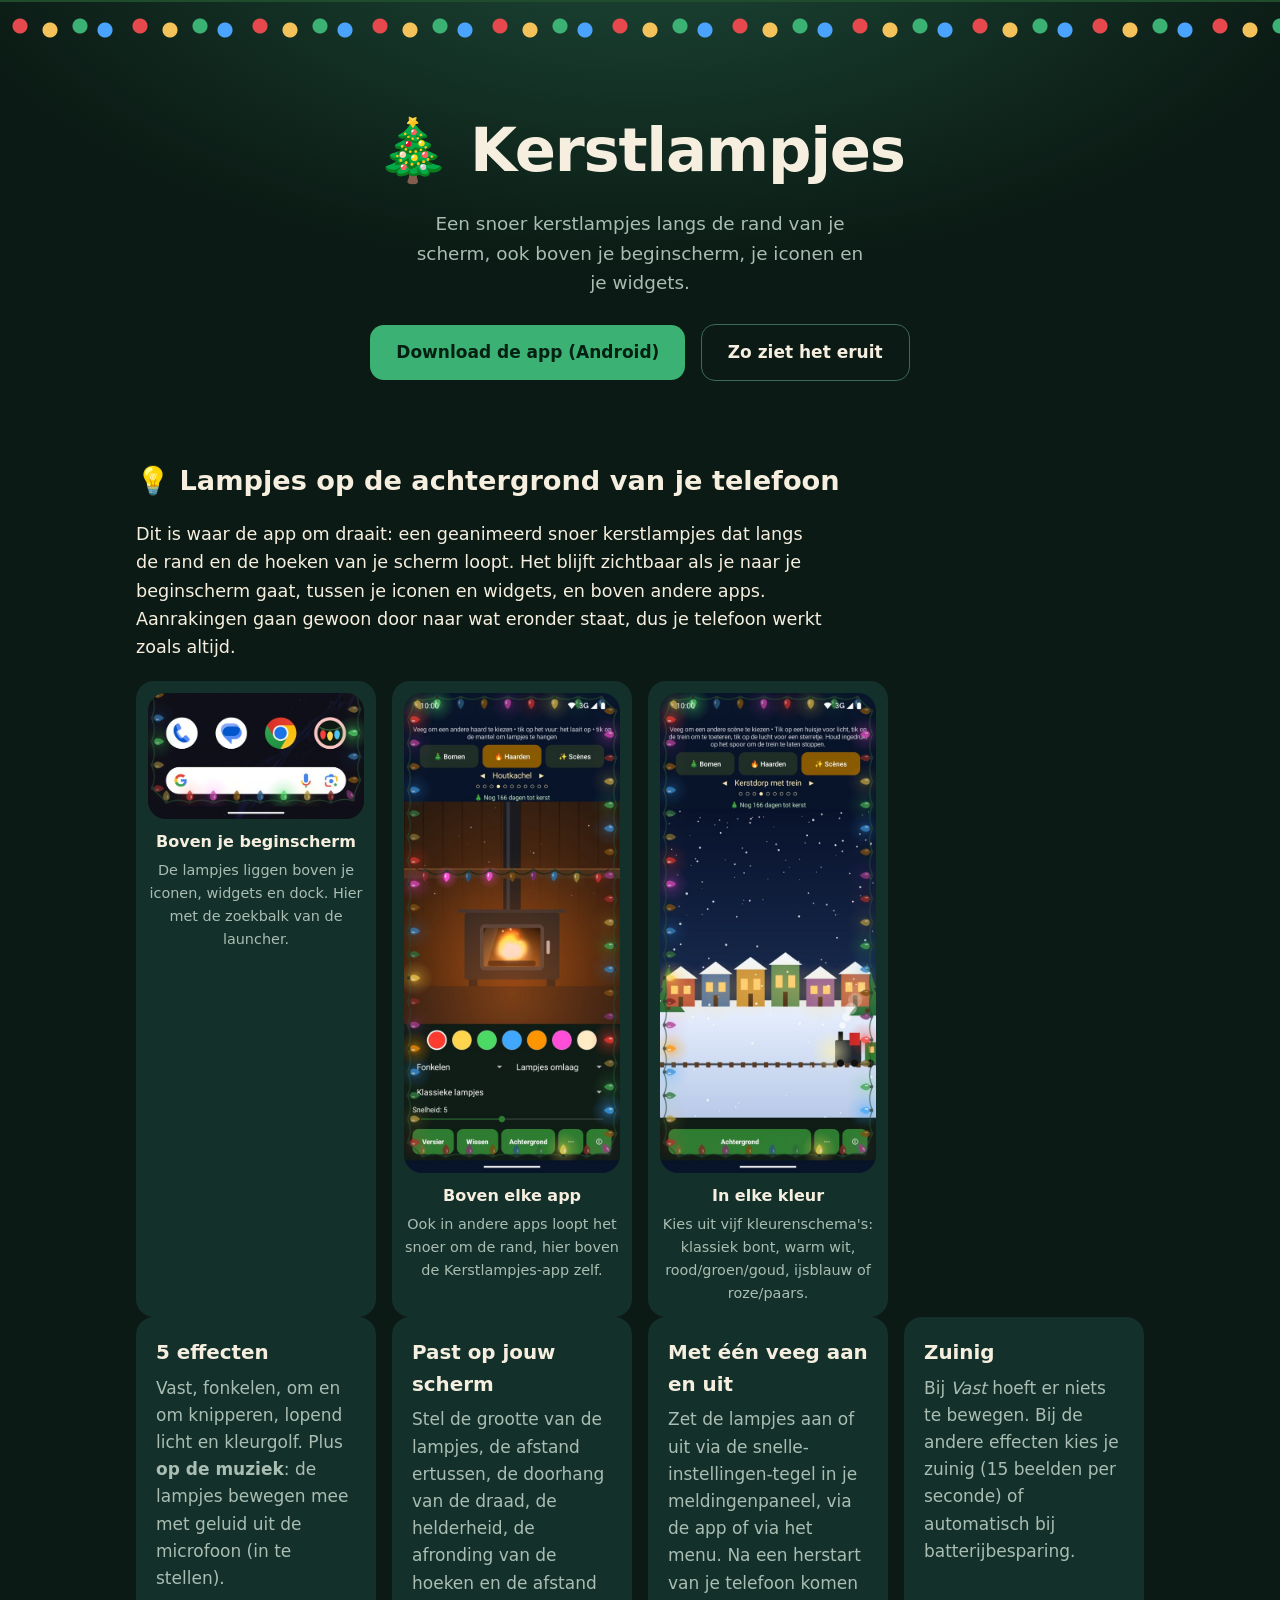
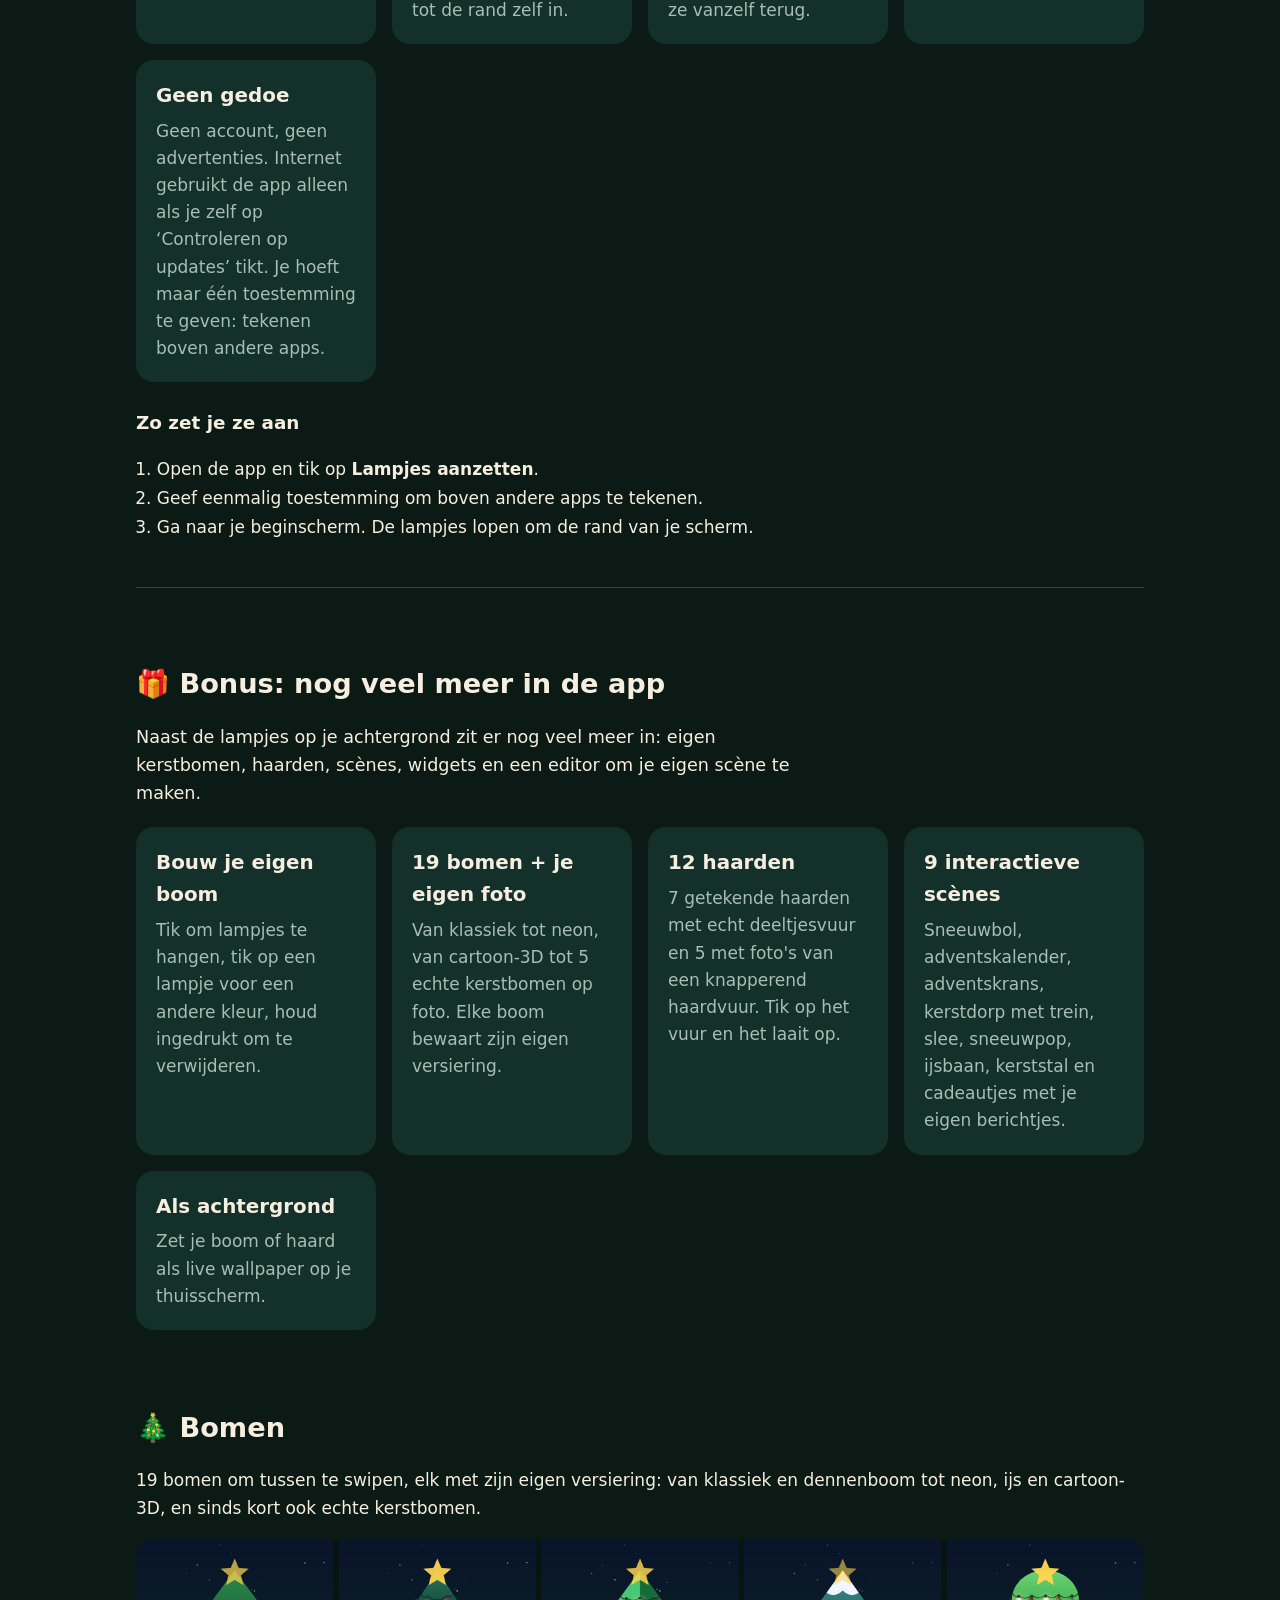
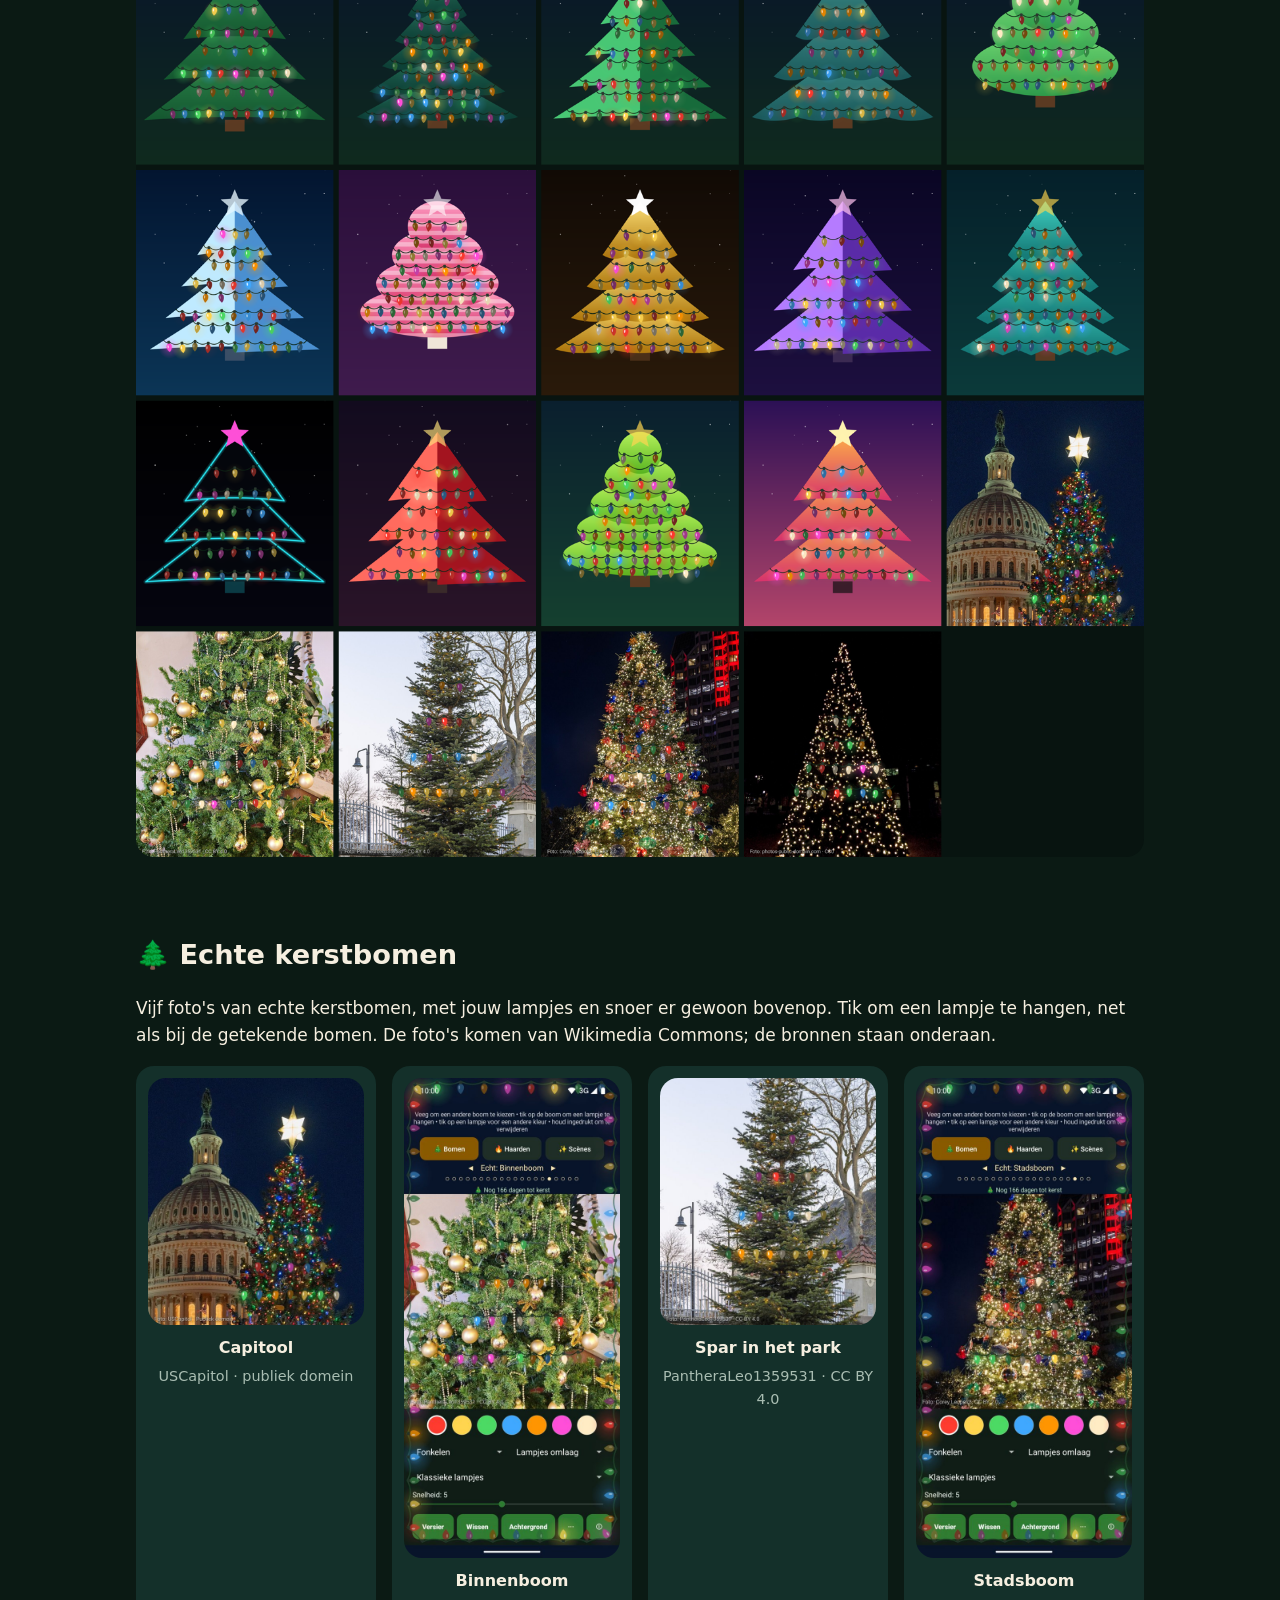
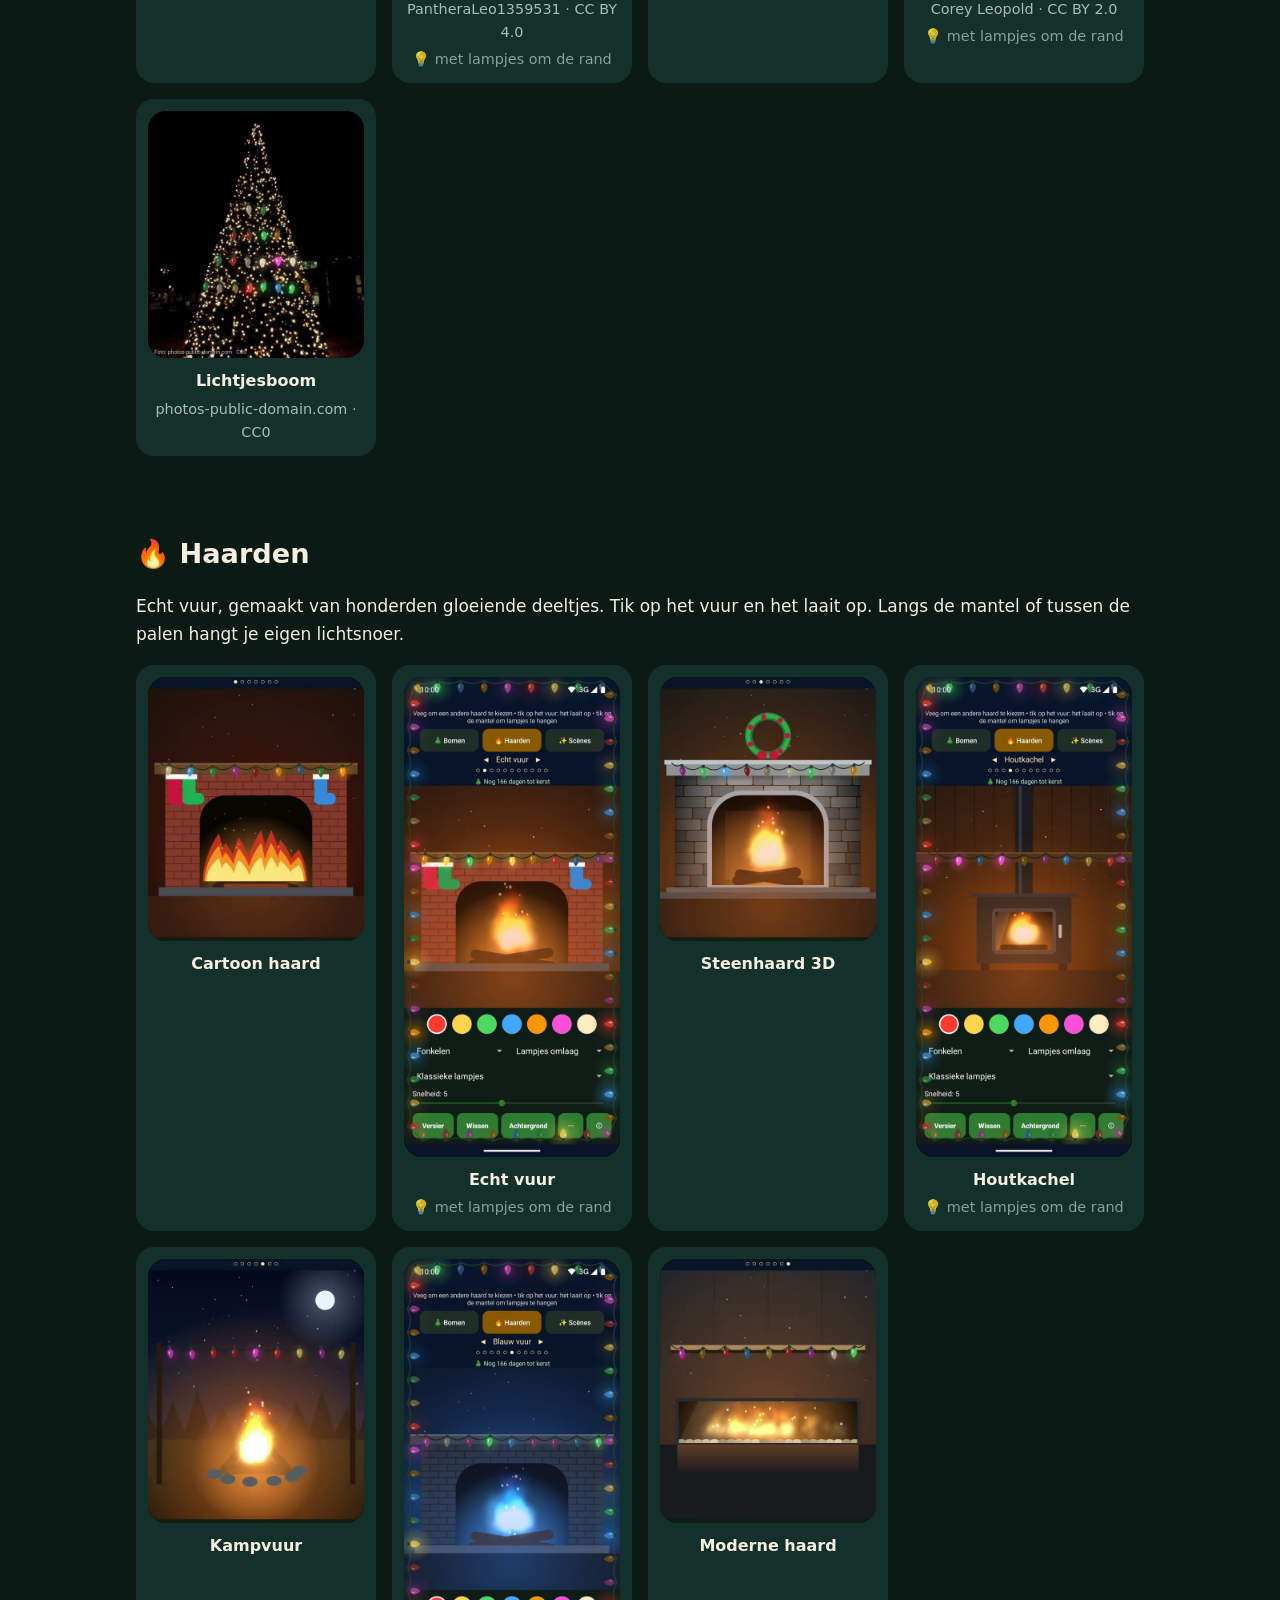
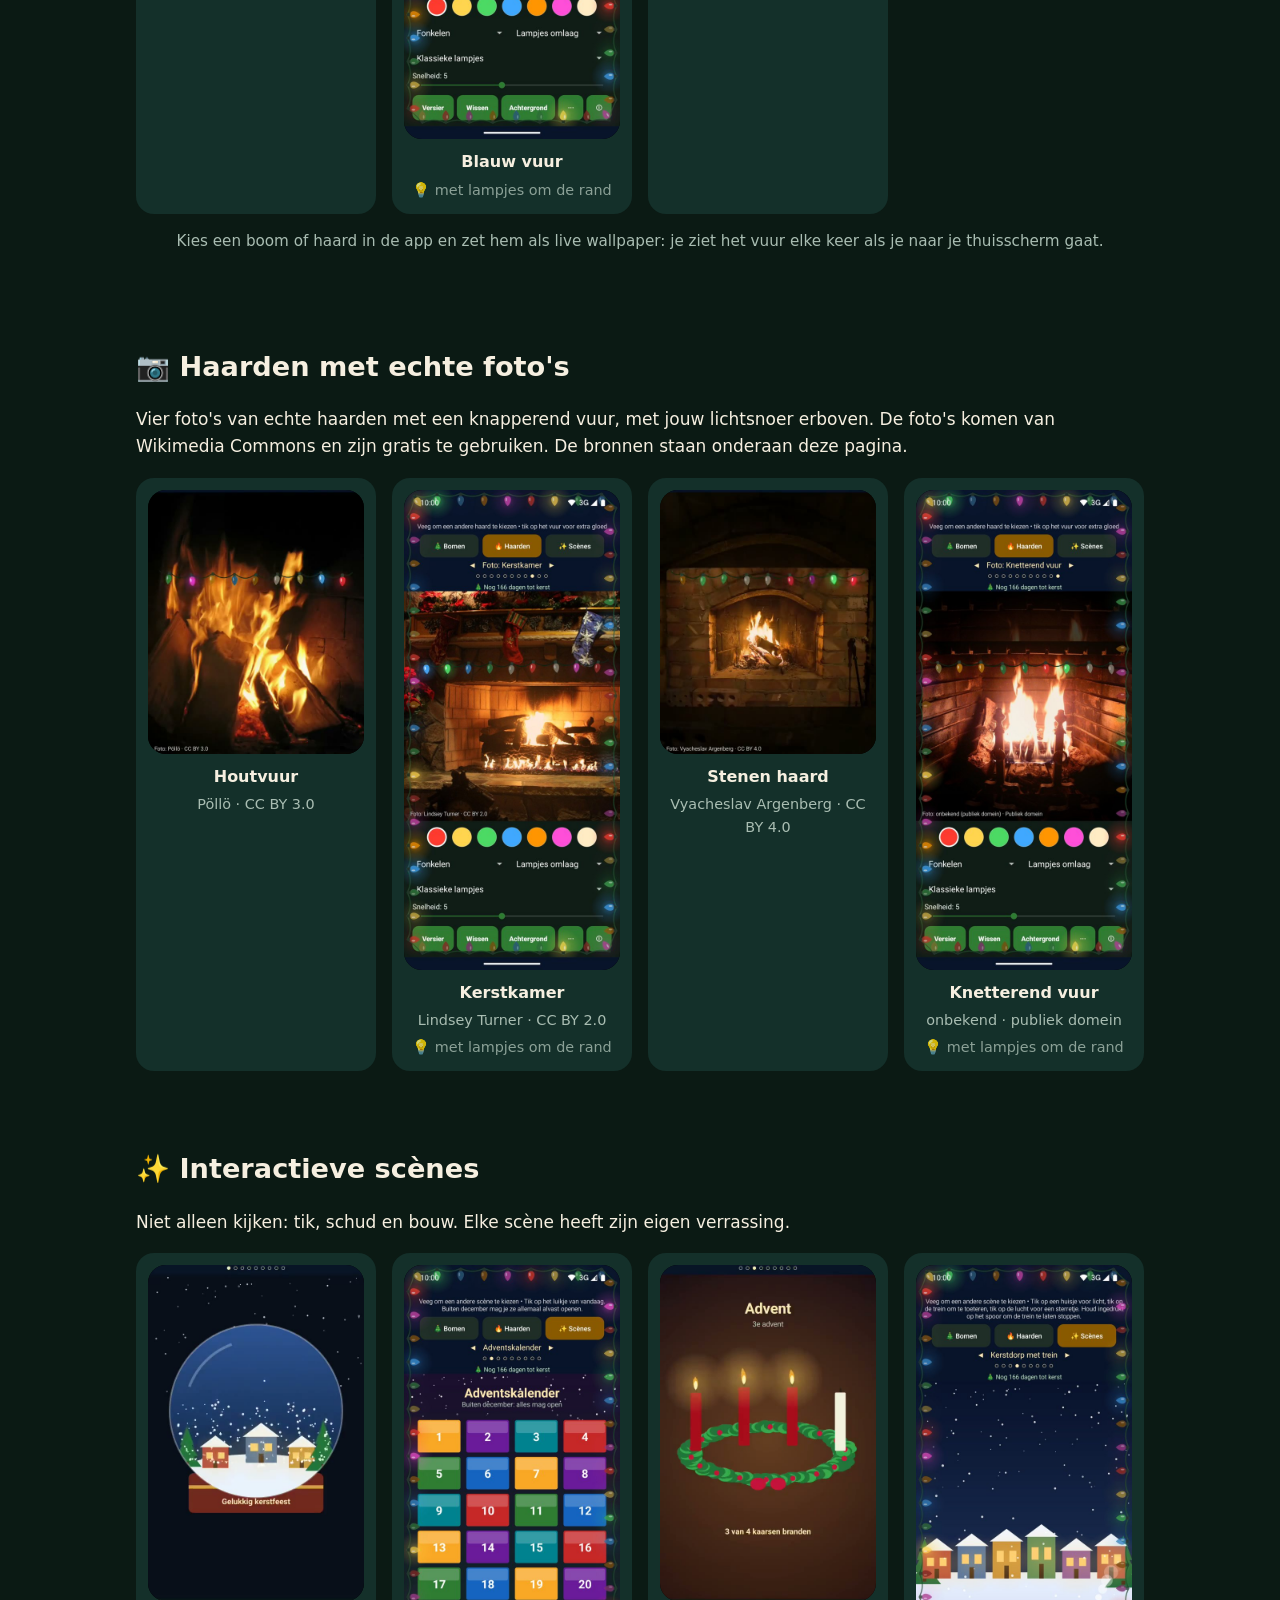
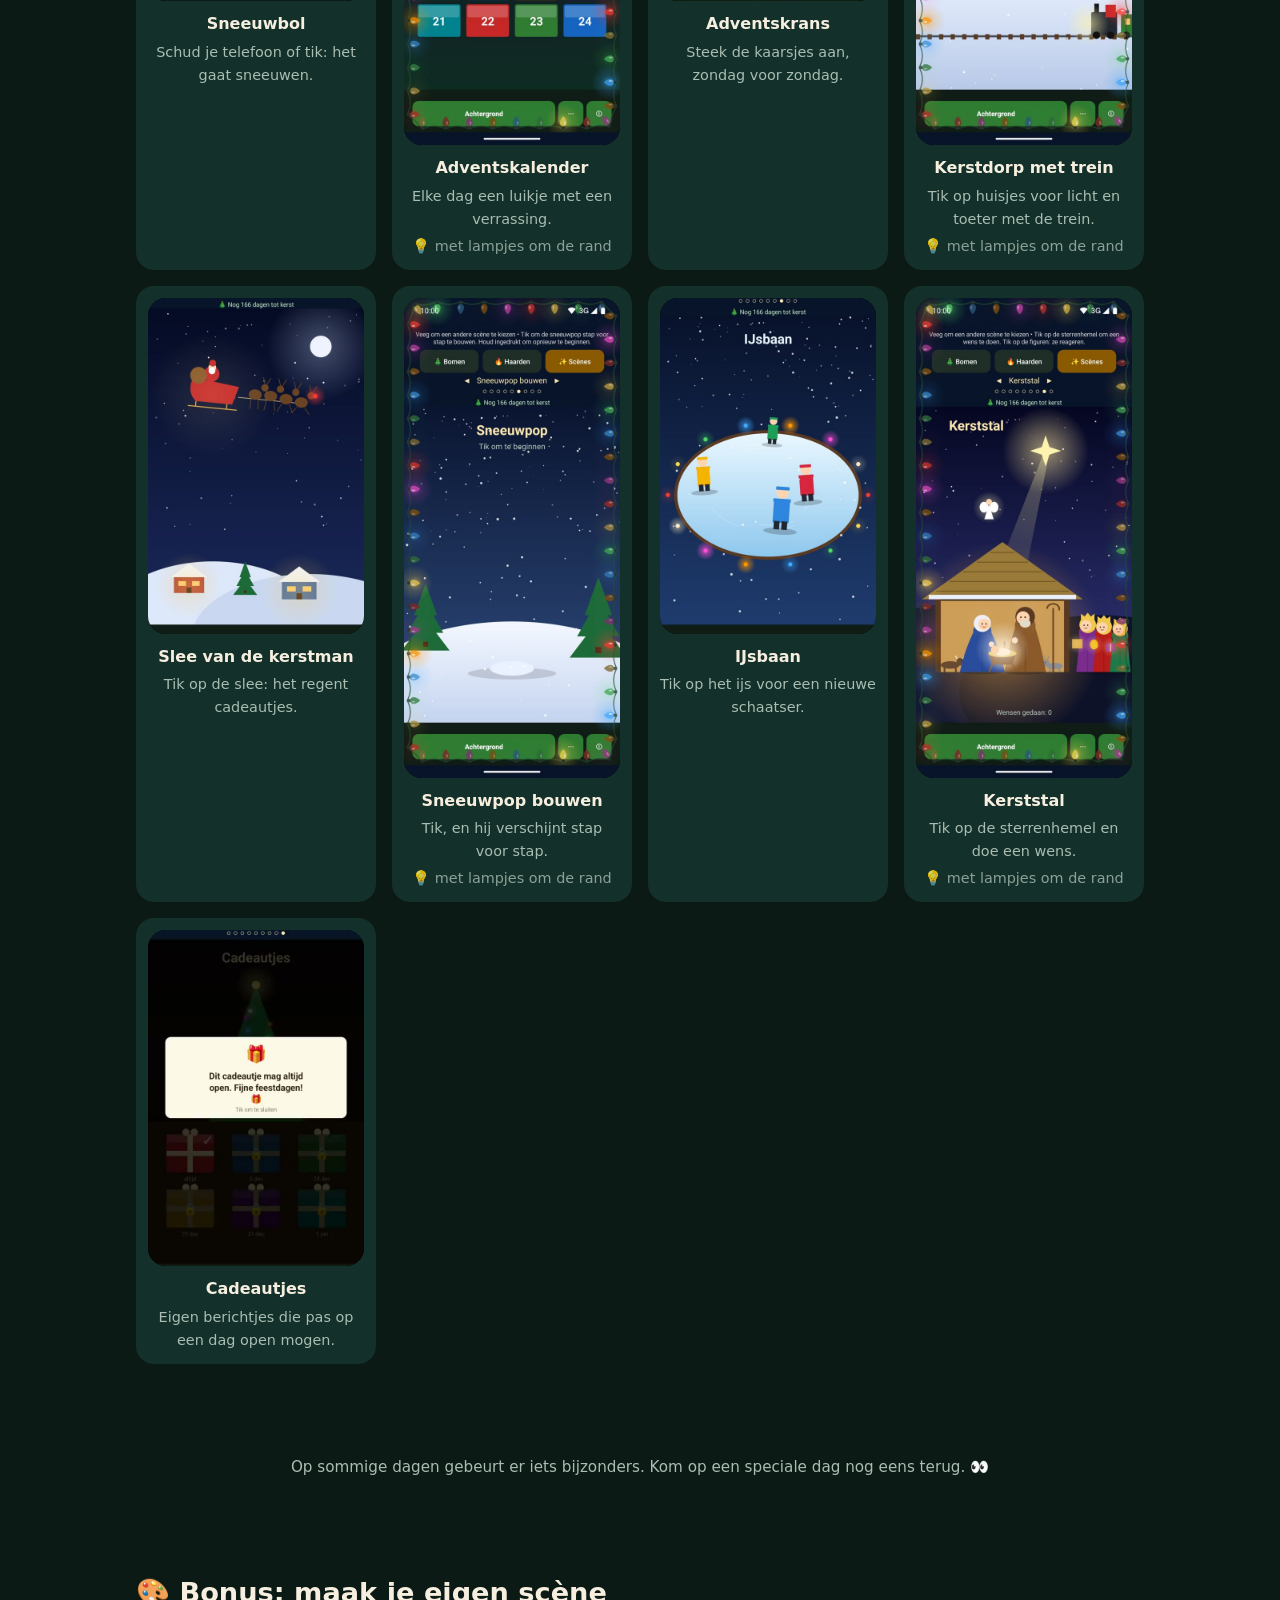
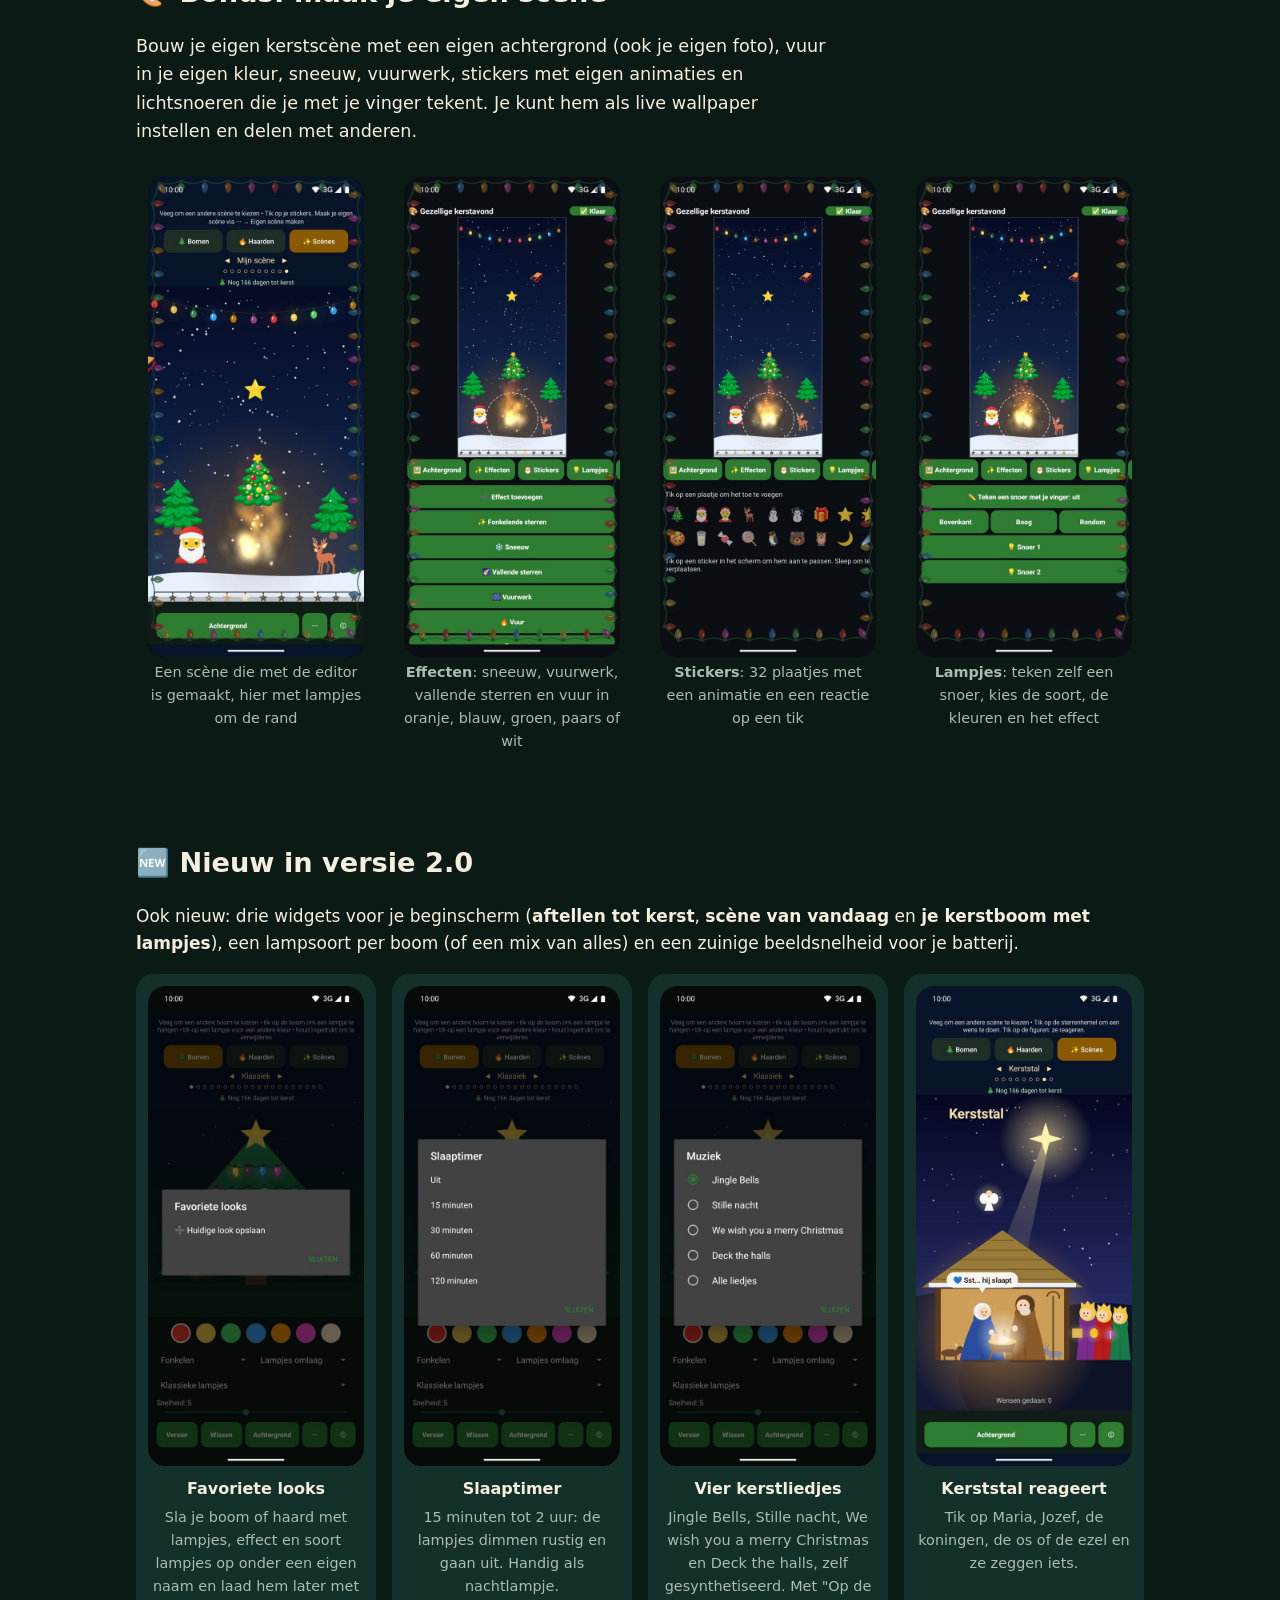
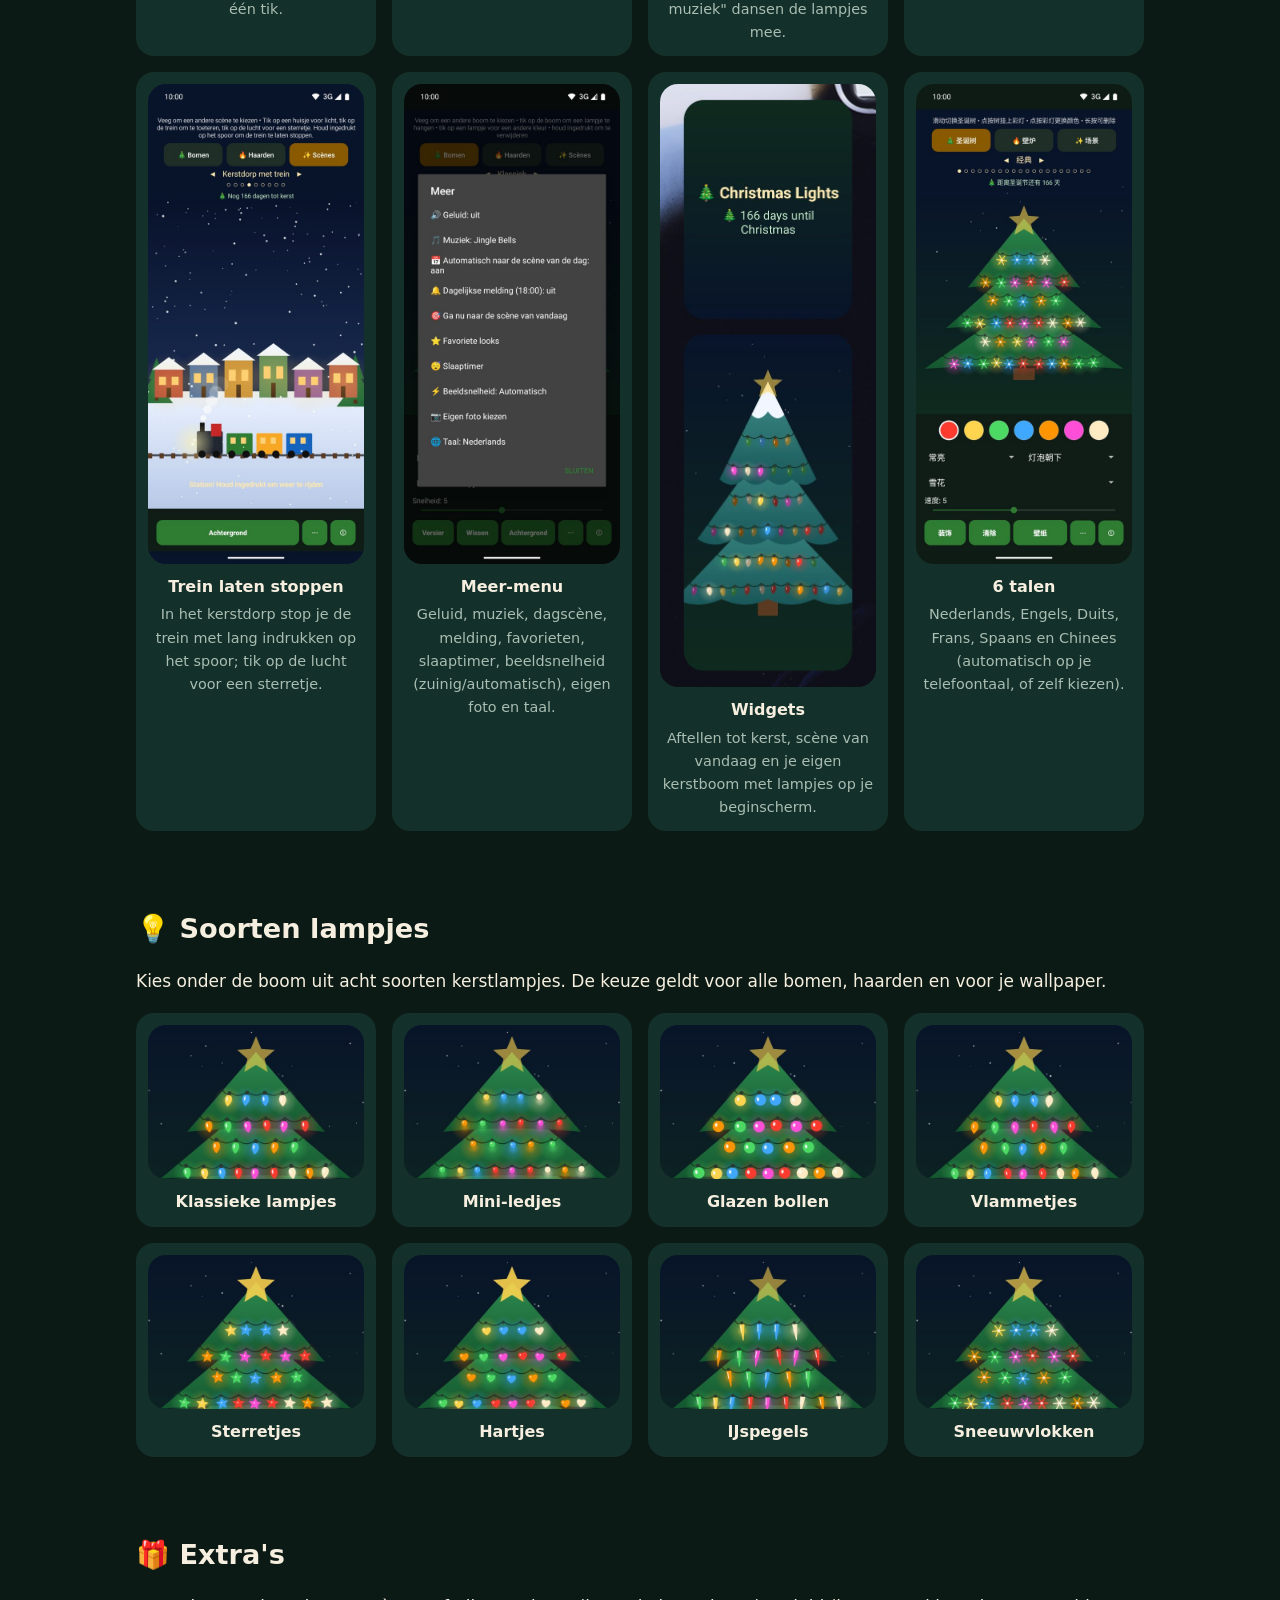
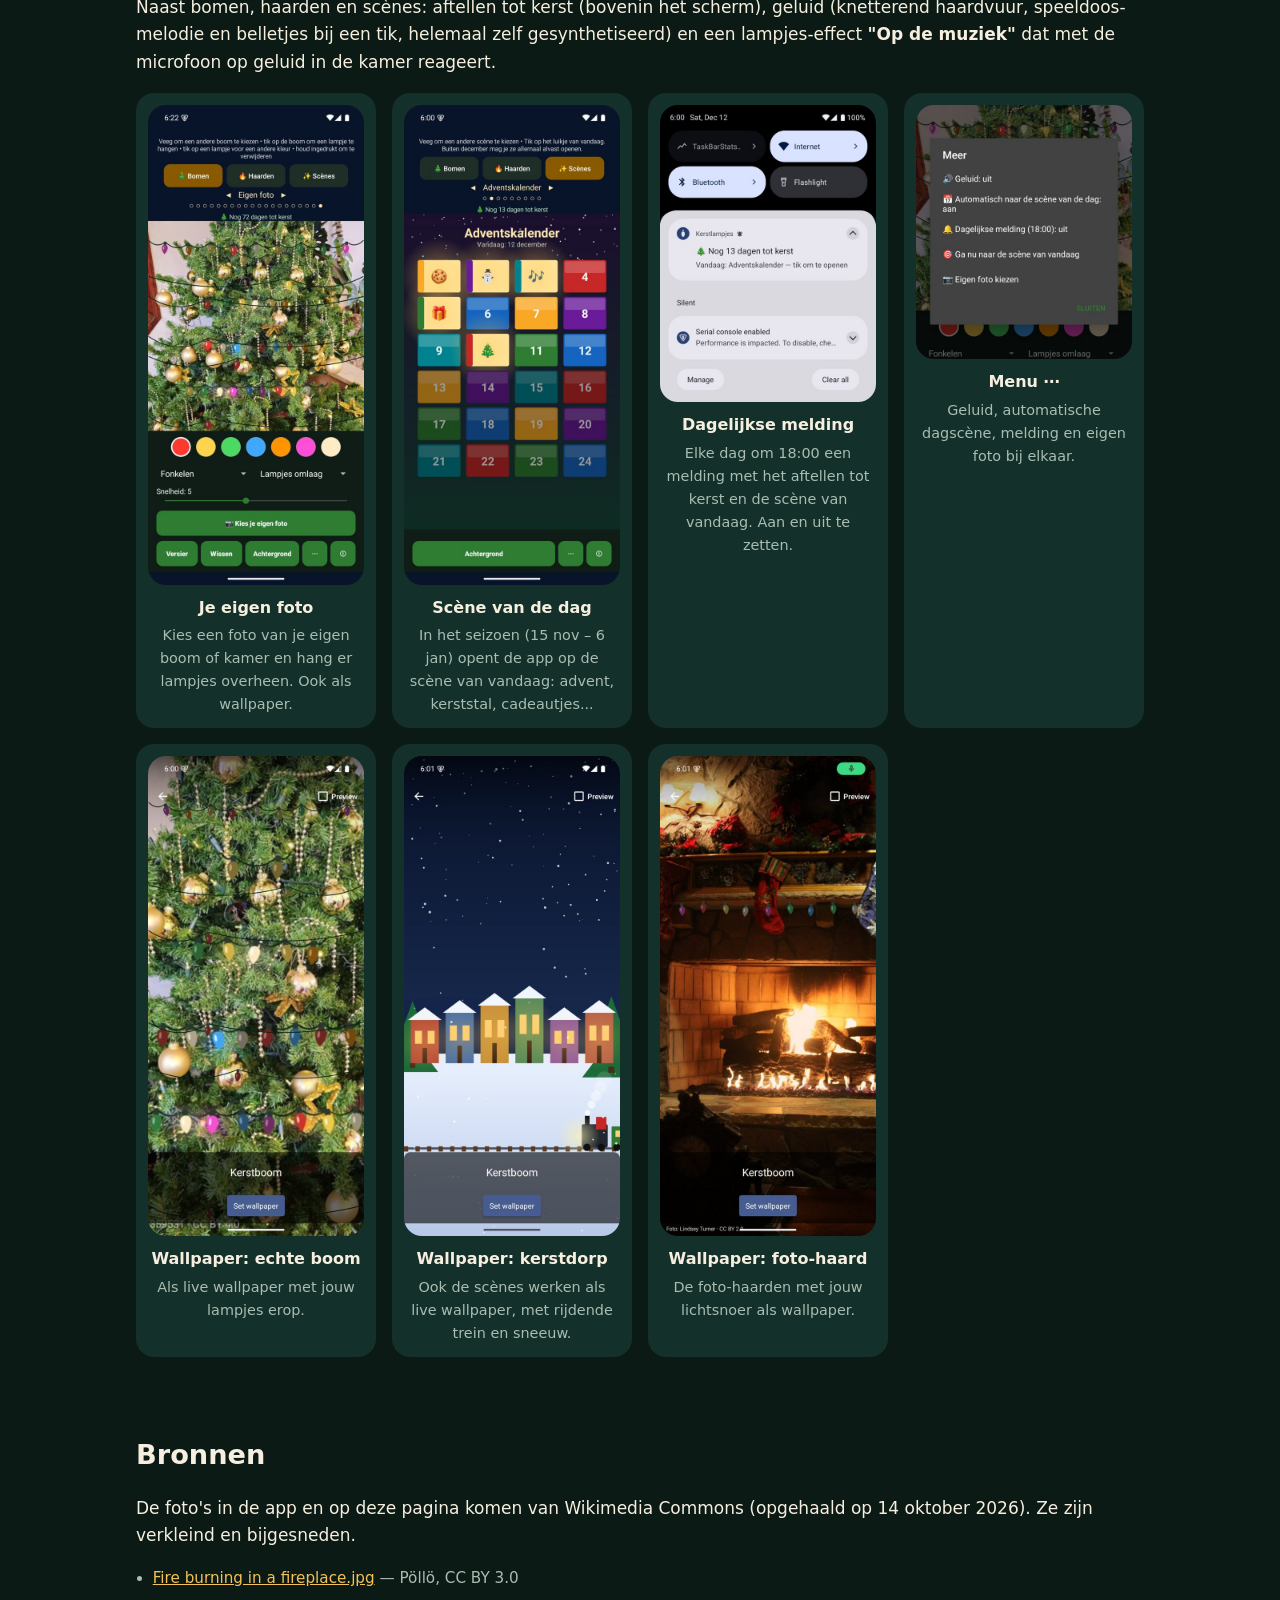
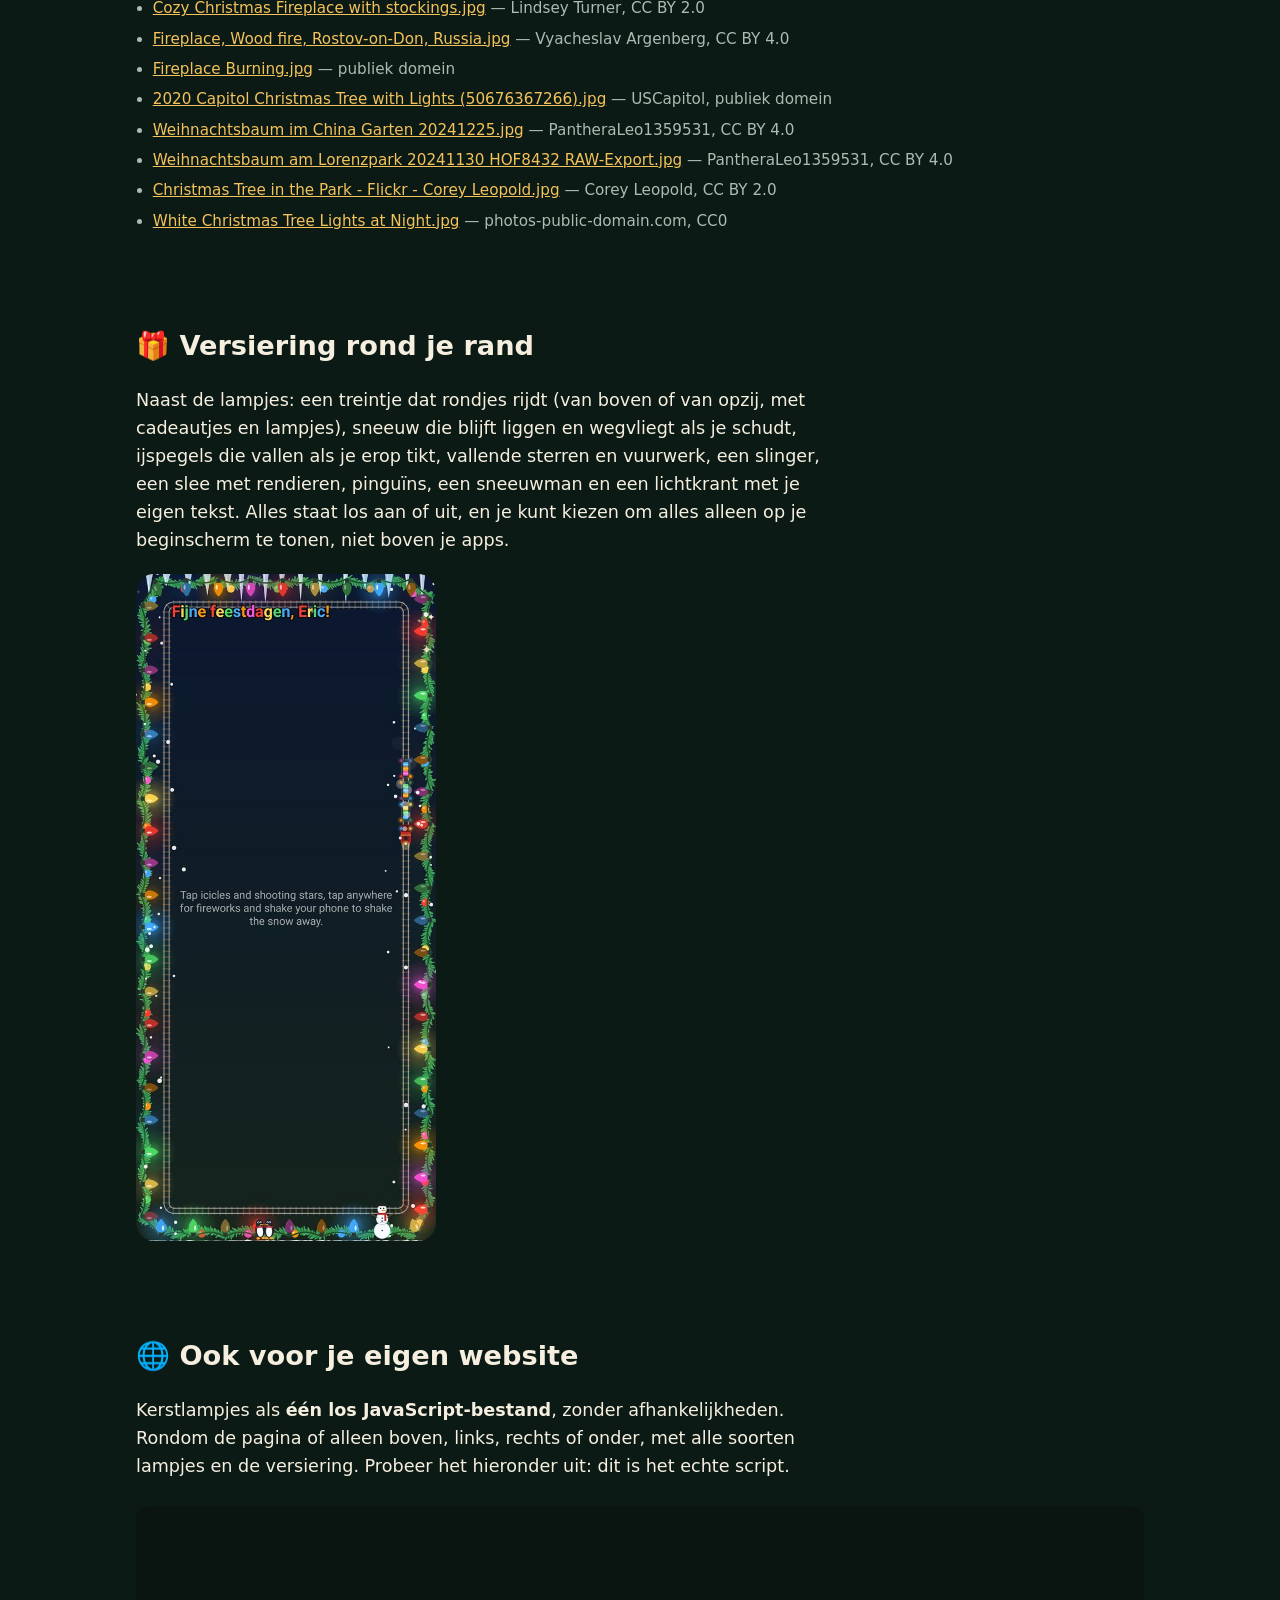
<file: website/index.html>
<!doctype html>
<html lang="nl">
<head>
  <meta charset="utf-8">
  <meta name="viewport" content="width=device-width, initial-scale=1">
  <title>Kerstlampjes — kerstlampjes op de achtergrond van je telefoon</title>
  <meta name="description" content="Een snoer kerstlampjes langs de rand van je scherm, ook boven je beginscherm, je iconen en widgets. Plus bonus: eigen kerstbomen, haarden, scènes en een eigen-scène-editor.">
  <link rel="stylesheet" href="style.css">
</head>
<body>
  <div class="garland" aria-hidden="true"></div>

  <header class="hero">
    <div class="wrap">
      <h1>🎄 Kerstlampjes</h1>
      <p>Een snoer kerstlampjes langs de rand van je scherm, ook boven je beginscherm, je iconen en je widgets.</p>
      <a class="btn" href="Kerstlampjes.apk" download>Download de app (Android)</a>
      <a class="btn secondary" href="#rand">Zo ziet het eruit</a>
    </div>
  </header>

  <main class="wrap">

    <!-- Verschijnt alleen op de datum van een speciale dag. Zie eggs.js. -->
    <div id="egg-today" aria-live="polite"></div>

    <section id="rand">
      <h2>💡 Lampjes op de achtergrond van je telefoon</h2>
      <p class="lead">Dit is waar de app om draait: een geanimeerd snoer kerstlampjes dat langs de rand en de hoeken van je scherm loopt.
      Het blijft zichtbaar als je naar je beginscherm gaat, tussen je iconen en widgets, en boven andere apps.
      Aanrakingen gaan gewoon door naar wat eronder staat, dus je telefoon werkt zoals altijd.</p>
      <div class="grid hearths">
        <figure class="card"><img class="shot" src="media/extra-beginscherm.jpg" alt="Randlampjes boven je beginscherm" loading="lazy"><h3>Boven je beginscherm</h3><p>De lampjes liggen boven je iconen, widgets en dock. Hier met de zoekbalk van de launcher.</p></figure>
        <figure class="card"><img class="shot" src="media/haard-kachel.jpg" alt="Randlampjes om een haard" loading="lazy"><h3>Boven elke app</h3><p>Ook in andere apps loopt het snoer om de rand, hier boven de Kerstlampjes-app zelf.</p></figure>
        <figure class="card"><img class="shot" src="media/scene-kerstdorp.jpg" alt="Randlampjes om het kerstdorp" loading="lazy"><h3>In elke kleur</h3><p>Kies uit vijf kleurenschema's: klassiek bont, warm wit, rood/groen/goud, ijsblauw of roze/paars.</p></figure>
      </div>
      <div class="grid">
        <div class="card"><h3>5 effecten</h3><p>Vast, fonkelen, om en om knipperen, lopend licht en kleurgolf. Plus <strong>op de muziek</strong>: de lampjes bewegen mee met geluid uit de microfoon (in te stellen).</p></div>
        <div class="card"><h3>Past op jouw scherm</h3><p>Stel de grootte van de lampjes, de afstand ertussen, de doorhang van de draad, de helderheid, de afronding van de hoeken en de afstand tot de rand zelf in.</p></div>
        <div class="card"><h3>Met één veeg aan en uit</h3><p>Zet de lampjes aan of uit via de snelle-instellingen-tegel in je meldingenpaneel, via de app of via het menu. Na een herstart van je telefoon komen ze vanzelf terug.</p></div>
        <div class="card"><h3>Zuinig</h3><p>Bij <em>Vast</em> hoeft er niets te bewegen. Bij de andere effecten kies je zuinig (15 beelden per seconde) of automatisch bij batterijbesparing.</p></div>
        <div class="card"><h3>Geen gedoe</h3><p>Geen account, geen advertenties. Internet gebruikt de app alleen als je zelf op ‘Controleren op updates’ tikt. Je hoeft maar één toestemming te geven: tekenen boven andere apps.</p></div>
      </div>
      <h3 class="sub">Zo zet je ze aan</h3>
      <ol class="steps">
        <li>Open de app en tik op <strong>Lampjes aanzetten</strong>.</li>
        <li>Geef eenmalig toestemming om boven andere apps te tekenen.</li>
        <li>Ga naar je beginscherm. De lampjes lopen om de rand van je scherm.</li>
      </ol>
    </section>

    <section id="functies">
      <h2>🎁 Bonus: nog veel meer in de app</h2>
      <p class="lead">Naast de lampjes op je achtergrond zit er nog veel meer in: eigen kerstbomen, haarden, scènes, widgets en een editor om je eigen scène te maken.</p>
      <div class="grid">
        <div class="card">
          <h3>Bouw je eigen boom</h3>
          <p>Tik om lampjes te hangen, tik op een lampje voor een andere kleur, houd ingedrukt om te verwijderen.</p>
        </div>
        <div class="card">
          <h3>19 bomen + je eigen foto</h3>
          <p>Van klassiek tot neon, van cartoon-3D tot 5 echte kerstbomen op foto. Elke boom bewaart zijn eigen versiering.</p>
        </div>
        <div class="card">
          <h3>12 haarden</h3>
          <p>7 getekende haarden met echt deeltjesvuur en 5 met foto's van een knapperend haardvuur. Tik op het vuur en het laait op.</p>
        </div>
        <div class="card">
          <h3>9 interactieve scènes</h3>
          <p>Sneeuwbol, adventskalender, adventskrans, kerstdorp met trein, slee, sneeuwpop, ijsbaan, kerststal en cadeautjes met je eigen berichtjes.</p>
        </div>
        <div class="card">
          <h3>Als achtergrond</h3>
          <p>Zet je boom of haard als live wallpaper op je thuisscherm.</p>
        </div>
      </div>
    </section>

    <section id="bomen">
      <h2>🎄 Bomen</h2>
      <p>19 bomen om tussen te swipen, elk met zijn eigen versiering: van klassiek en dennenboom tot neon, ijs en cartoon-3D, en sinds kort ook echte kerstbomen.</p>
      <img class="shot" src="media/bomen.png" alt="Overzicht van de 19 kerstbomen in de app" loading="lazy">
    </section>

    <section id="echtebomen">
      <h2>🌲 Echte kerstbomen</h2>
      <p>Vijf foto's van echte kerstbomen, met jouw lampjes en snoer er gewoon bovenop. Tik om een lampje te hangen, net als bij de getekende bomen. De foto's komen van Wikimedia Commons; de bronnen staan onderaan.</p>
      <div class="grid hearths">
        <figure class="card"><img class="shot" src="media/echt-1.jpg" alt="Echte kerstboom: Capitool" loading="lazy"><h3>Capitool</h3><p>USCapitol · publiek domein</p></figure>
        <figure class="card"><img class="shot" src="media/echt-2.jpg" alt="Echte kerstboom: Binnenboom" loading="lazy"><h3>Binnenboom</h3><p>PantheraLeo1359531 · CC BY 4.0</p><p class="edge-note">💡 met lampjes om de rand</p></figure>
        <figure class="card"><img class="shot" src="media/echt-3.jpg" alt="Echte kerstboom: Spar in het park" loading="lazy"><h3>Spar in het park</h3><p>PantheraLeo1359531 · CC BY 4.0</p></figure>
        <figure class="card"><img class="shot" src="media/echt-4.jpg" alt="Echte kerstboom: Stadsboom" loading="lazy"><h3>Stadsboom</h3><p>Corey Leopold · CC BY 2.0</p><p class="edge-note">💡 met lampjes om de rand</p></figure>
        <figure class="card"><img class="shot" src="media/echt-5.jpg" alt="Echte kerstboom: Lichtjesboom" loading="lazy"><h3>Lichtjesboom</h3><p>photos-public-domain.com · CC0</p></figure>
      </div>
    </section>

    <section id="haarden">
      <h2>🔥 Haarden</h2>
      <p>Echt vuur, gemaakt van honderden gloeiende deeltjes. Tik op het vuur en het laait op. Langs de mantel of tussen de palen hangt je eigen lichtsnoer.</p>
      <div class="grid hearths">
        <figure class="card"><video class="shot" src="media/haard-cartoon.mp4" poster="media/haard-cartoon.jpg" autoplay muted loop playsinline></video><h3>Cartoon haard</h3></figure>
        <figure class="card"><video class="shot" src="media/haard-echt.mp4" poster="media/haard-echt.jpg" autoplay muted loop playsinline></video><h3>Echt vuur</h3><p class="edge-note">💡 met lampjes om de rand</p></figure>
        <figure class="card"><video class="shot" src="media/haard-steen.mp4" poster="media/haard-steen.jpg" autoplay muted loop playsinline></video><h3>Steenhaard 3D</h3></figure>
        <figure class="card"><video class="shot" src="media/haard-kachel.mp4" poster="media/haard-kachel.jpg" autoplay muted loop playsinline></video><h3>Houtkachel</h3><p class="edge-note">💡 met lampjes om de rand</p></figure>
        <figure class="card"><video class="shot" src="media/haard-kampvuur.mp4" poster="media/haard-kampvuur.jpg" autoplay muted loop playsinline></video><h3>Kampvuur</h3></figure>
        <figure class="card"><video class="shot" src="media/haard-blauw.mp4" poster="media/haard-blauw.jpg" autoplay muted loop playsinline></video><h3>Blauw vuur</h3><p class="edge-note">💡 met lampjes om de rand</p></figure>
        <figure class="card"><video class="shot" src="media/haard-modern.mp4" poster="media/haard-modern.jpg" autoplay muted loop playsinline></video><h3>Moderne haard</h3></figure>
      </div>
      <p class="hint">Kies een boom of haard in de app en zet hem als live wallpaper: je ziet het vuur elke keer als je naar je thuisscherm gaat.</p>
    </section>

    <section id="fotohaarden">
      <h2>📷 Haarden met echte foto's</h2>
      <p>Vier foto's van echte haarden met een knapperend vuur, met jouw lichtsnoer erboven. De foto's komen van Wikimedia Commons en zijn gratis te gebruiken. De bronnen staan onderaan deze pagina.</p>
      <div class="grid hearths">
        <figure class="card"><video class="shot" src="media/foto-houtvuur.mp4" poster="media/foto-houtvuur.jpg" autoplay muted loop playsinline preload="none"></video><h3>Houtvuur</h3><p>Pöllö · CC BY 3.0</p></figure>
        <figure class="card"><video class="shot" src="media/foto-kerstkamer.mp4" poster="media/foto-kerstkamer.jpg" autoplay muted loop playsinline preload="none"></video><h3>Kerstkamer</h3><p>Lindsey Turner · CC BY 2.0</p><p class="edge-note">💡 met lampjes om de rand</p></figure>
        <figure class="card"><video class="shot" src="media/foto-stenen.mp4" poster="media/foto-stenen.jpg" autoplay muted loop playsinline preload="none"></video><h3>Stenen haard</h3><p>Vyacheslav Argenberg · CC BY 4.0</p></figure>
        <figure class="card"><video class="shot" src="media/foto-knetterend.mp4" poster="media/foto-knetterend.jpg" autoplay muted loop playsinline preload="none"></video><h3>Knetterend vuur</h3><p>onbekend · publiek domein</p><p class="edge-note">💡 met lampjes om de rand</p></figure>
      </div>
    </section>

    <section id="scenes">
      <h2>✨ Interactieve scènes</h2>
      <p>Niet alleen kijken: tik, schud en bouw. Elke scène heeft zijn eigen verrassing.</p>
      <div class="grid hearths">
        <figure class="card"><video class="shot" src="media/scene-sneeuwbol.mp4" poster="media/scene-sneeuwbol.jpg" autoplay muted loop playsinline preload="none"></video><h3>Sneeuwbol</h3><p>Schud je telefoon of tik: het gaat sneeuwen.</p></figure>
        <figure class="card"><video class="shot" src="media/scene-advent.mp4" poster="media/scene-advent.jpg" autoplay muted loop playsinline preload="none"></video><h3>Adventskalender</h3><p>Elke dag een luikje met een verrassing.</p><p class="edge-note">💡 met lampjes om de rand</p></figure>
        <figure class="card"><video class="shot" src="media/scene-adventskrans.mp4" poster="media/scene-adventskrans.jpg" autoplay muted loop playsinline preload="none"></video><h3>Adventskrans</h3><p>Steek de kaarsjes aan, zondag voor zondag.</p></figure>
        <figure class="card"><video class="shot" src="media/scene-kerstdorp.mp4" poster="media/scene-kerstdorp.jpg" autoplay muted loop playsinline preload="none"></video><h3>Kerstdorp met trein</h3><p>Tik op huisjes voor licht en toeter met de trein.</p><p class="edge-note">💡 met lampjes om de rand</p></figure>
        <figure class="card"><video class="shot" src="media/scene-slee.mp4" poster="media/scene-slee.jpg" autoplay muted loop playsinline preload="none"></video><h3>Slee van de kerstman</h3><p>Tik op de slee: het regent cadeautjes.</p></figure>
        <figure class="card"><video class="shot" src="media/scene-sneeuwpop.mp4" poster="media/scene-sneeuwpop.jpg" autoplay muted loop playsinline preload="none"></video><h3>Sneeuwpop bouwen</h3><p>Tik, en hij verschijnt stap voor stap.</p><p class="edge-note">💡 met lampjes om de rand</p></figure>
        <figure class="card"><video class="shot" src="media/scene-ijsbaan.mp4" poster="media/scene-ijsbaan.jpg" autoplay muted loop playsinline preload="none"></video><h3>IJsbaan</h3><p>Tik op het ijs voor een nieuwe schaatser.</p></figure>
        <figure class="card"><video class="shot" src="media/scene-kerststal.mp4" poster="media/scene-kerststal.jpg" autoplay muted loop playsinline preload="none"></video><h3>Kerststal</h3><p>Tik op de sterrenhemel en doe een wens.</p><p class="edge-note">💡 met lampjes om de rand</p></figure>
        <figure class="card"><video class="shot" src="media/scene-cadeautjes.mp4" poster="media/scene-cadeautjes.jpg" autoplay muted loop playsinline preload="none"></video><h3>Cadeautjes</h3><p>Eigen berichtjes die pas op een dag open mogen.</p></figure>
      </div>
    </section>

    <section>
      <p class="hint">Op sommige dagen gebeurt er iets bijzonders. Kom op een speciale dag nog eens terug. 👀</p>
    </section>

    <section id="eigenscene">
      <h2>🎨 Bonus: maak je eigen scène</h2>
      <p class="lead">Bouw je eigen kerstscène met een eigen achtergrond (ook je eigen foto), vuur in je eigen kleur, sneeuw, vuurwerk,
      stickers met eigen animaties en lichtsnoeren die je met je vinger tekent. Je kunt hem als live wallpaper instellen en delen met anderen.</p>
      <div class="grid hearths">
        <figure><video class="shot" src="media/eigen-scene.mp4" poster="media/eigen-scene.jpg" autoplay muted loop playsinline></video><p>Een scène die met de editor is gemaakt, hier met lampjes om de rand</p></figure>
        <figure><img class="shot" src="media/editor-effecten.jpg" alt="Editor: effecten en vuur" loading="lazy"><p><strong>Effecten</strong>: sneeuw, vuurwerk, vallende sterren en vuur in oranje, blauw, groen, paars of wit</p></figure>
        <figure><img class="shot" src="media/editor-stickers.jpg" alt="Editor: stickers" loading="lazy"><p><strong>Stickers</strong>: 32 plaatjes met een animatie en een reactie op een tik</p></figure>
        <figure><img class="shot" src="media/editor-lampjes.jpg" alt="Editor: lichtsnoeren tekenen" loading="lazy"><p><strong>Lampjes</strong>: teken zelf een snoer, kies de soort, de kleuren en het effect</p></figure>
      </div>
    </section>

    <section id="nieuw">
      <h2>🆕 Nieuw in versie 2.0</h2>
      <p>Ook nieuw: drie widgets voor je beginscherm (<strong>aftellen tot kerst</strong>, <strong>scène van vandaag</strong> en <strong>je kerstboom met lampjes</strong>),
      een lampsoort per boom (of een mix van alles) en een zuinige beeldsnelheid voor je batterij.</p>
      <div class="grid hearths">
        <figure class="card"><img class="shot" src="media/extra-looks.jpg" alt="Favoriete looks" loading="lazy"><h3>Favoriete looks</h3><p>Sla je boom of haard met lampjes, effect en soort lampjes op onder een eigen naam en laad hem later met één tik.</p></figure>
        <figure class="card"><img class="shot" src="media/extra-slaap.jpg" alt="Slaaptimer" loading="lazy"><h3>Slaaptimer</h3><p>15 minuten tot 2 uur: de lampjes dimmen rustig en gaan uit. Handig als nachtlampje.</p></figure>
        <figure class="card"><img class="shot" src="media/extra-muziek.jpg" alt="Vier kerstliedjes" loading="lazy"><h3>Vier kerstliedjes</h3><p>Jingle Bells, Stille nacht, We wish you a merry Christmas en Deck the halls, zelf gesynthetiseerd. Met "Op de muziek" dansen de lampjes mee.</p></figure>
        <figure class="card"><img class="shot" src="media/extra-stal-reactie.jpg" alt="Kerststal reageert" loading="lazy"><h3>Kerststal reageert</h3><p>Tik op Maria, Jozef, de koningen, de os of de ezel en ze zeggen iets.</p></figure>
        <figure class="card"><img class="shot" src="media/extra-trein-stop.jpg" alt="Trein laten stoppen" loading="lazy"><h3>Trein laten stoppen</h3><p>In het kerstdorp stop je de trein met lang indrukken op het spoor; tik op de lucht voor een sterretje.</p></figure>
        <figure class="card"><img class="shot" src="media/extra-meer2.jpg" alt="Meer-menu" loading="lazy"><h3>Meer-menu</h3><p>Geluid, muziek, dagscène, melding, favorieten, slaaptimer, beeldsnelheid (zuinig/automatisch), eigen foto en taal.</p></figure>
        <figure class="card"><img class="shot" src="media/extra-widgets.jpg" alt="Widgets" loading="lazy"><h3>Widgets</h3><p>Aftellen tot kerst, scène van vandaag en je eigen kerstboom met lampjes op je beginscherm.</p></figure>
        <figure class="card"><img class="shot" src="media/extra-taal.jpg" alt="6 talen" loading="lazy"><h3>6 talen</h3><p>Nederlands, Engels, Duits, Frans, Spaans en Chinees (automatisch op je telefoontaal, of zelf kiezen).</p></figure>
      </div>
    </section>

    <section id="lampjes">
      <h2>💡 Soorten lampjes</h2>
      <p>Kies onder de boom uit acht soorten kerstlampjes. De keuze geldt voor alle bomen, haarden en voor je wallpaper.</p>
      <div class="grid hearths">
        <figure class="card"><img class="shot" src="media/lampjes-0.jpg" alt="Klassieke lampjes" loading="lazy"><h3>Klassieke lampjes</h3></figure>
        <figure class="card"><img class="shot" src="media/lampjes-1.jpg" alt="Mini-ledjes" loading="lazy"><h3>Mini-ledjes</h3></figure>
        <figure class="card"><img class="shot" src="media/lampjes-2.jpg" alt="Glazen bollen" loading="lazy"><h3>Glazen bollen</h3></figure>
        <figure class="card"><img class="shot" src="media/lampjes-3.jpg" alt="Vlammetjes" loading="lazy"><h3>Vlammetjes</h3></figure>
        <figure class="card"><img class="shot" src="media/lampjes-4.jpg" alt="Sterretjes" loading="lazy"><h3>Sterretjes</h3></figure>
        <figure class="card"><img class="shot" src="media/lampjes-5.jpg" alt="Hartjes" loading="lazy"><h3>Hartjes</h3></figure>
        <figure class="card"><img class="shot" src="media/lampjes-6.jpg" alt="IJspegels" loading="lazy"><h3>IJspegels</h3></figure>
        <figure class="card"><img class="shot" src="media/lampjes-7.jpg" alt="Sneeuwvlokken" loading="lazy"><h3>Sneeuwvlokken</h3></figure>
      </div>
    </section>

    <section id="extras">
      <h2>🎁 Extra's</h2>
      <p>Naast bomen, haarden en scènes: aftellen tot kerst (bovenin het scherm), geluid
      (knetterend haardvuur, speeldoos-melodie en belletjes bij een tik, helemaal zelf gesynthetiseerd) en een lampjes-effect
      <strong>"Op de muziek"</strong> dat met de microfoon op geluid in de kamer reageert.</p>
      <div class="grid hearths">
        <figure class="card"><img class="shot" src="media/extra-eigenfoto.jpg" alt="Je eigen foto" loading="lazy"><h3>Je eigen foto</h3><p>Kies een foto van je eigen boom of kamer en hang er lampjes overheen. Ook als wallpaper.</p></figure>
        <figure class="card"><img class="shot" src="media/extra-dagscene.jpg" alt="Scène van de dag" loading="lazy"><h3>Scène van de dag</h3><p>In het seizoen (15 nov – 6 jan) opent de app op de scène van vandaag: advent, kerststal, cadeautjes...</p></figure>
        <figure class="card"><img class="shot" src="media/extra-melding.jpg" alt="Dagelijkse melding" loading="lazy"><h3>Dagelijkse melding</h3><p>Elke dag om 18:00 een melding met het aftellen tot kerst en de scène van vandaag. Aan en uit te zetten.</p></figure>
        <figure class="card"><img class="shot" src="media/extra-meer.jpg" alt="Menu ⋯" loading="lazy"><h3>Menu ⋯</h3><p>Geluid, automatische dagscène, melding en eigen foto bij elkaar.</p></figure>
        <figure class="card"><img class="shot" src="media/extra-wallpaper-boom.jpg" alt="Wallpaper: echte boom" loading="lazy"><h3>Wallpaper: echte boom</h3><p>Als live wallpaper met jouw lampjes erop.</p></figure>
        <figure class="card"><img class="shot" src="media/extra-wallpaper-dorp.jpg" alt="Wallpaper: kerstdorp" loading="lazy"><h3>Wallpaper: kerstdorp</h3><p>Ook de scènes werken als live wallpaper, met rijdende trein en sneeuw.</p></figure>
        <figure class="card"><img class="shot" src="media/extra-wallpaper-haard.jpg" alt="Wallpaper: foto-haard" loading="lazy"><h3>Wallpaper: foto-haard</h3><p>De foto-haarden met jouw lichtsnoer als wallpaper.</p></figure>
      </div>
    </section>

    <section id="bronnen">
      <h2>Bronnen</h2>
      <p>De foto's in de app en op deze pagina komen van Wikimedia Commons (opgehaald op 14 oktober 2026). Ze zijn verkleind en bijgesneden.</p>
      <ul class="credits">
        <li><a href="https://commons.wikimedia.org/wiki/File:Fire_burning_in_a_fireplace.jpg">Fire burning in a fireplace.jpg</a> — Pöllö, CC BY 3.0</li>
        <li><a href="https://commons.wikimedia.org/wiki/File:Cozy_Christmas_Fireplace_with_stockings.jpg">Cozy Christmas Fireplace with stockings.jpg</a> — Lindsey Turner, CC BY 2.0</li>
        <li><a href="https://commons.wikimedia.org/wiki/File:Fireplace,_Wood_fire,_Rostov-on-Don,_Russia.jpg">Fireplace, Wood fire, Rostov-on-Don, Russia.jpg</a> — Vyacheslav Argenberg, CC BY 4.0</li>
        <li><a href="https://commons.wikimedia.org/wiki/File:Fireplace_Burning.jpg">Fireplace Burning.jpg</a> — publiek domein</li>

        <li><a href="https://commons.wikimedia.org/wiki/File:2020_Capitol_Christmas_Tree_with_Lights_(50676367266).jpg">2020 Capitol Christmas Tree with Lights (50676367266).jpg</a> — USCapitol, publiek domein</li>
        <li><a href="https://commons.wikimedia.org/wiki/File:Weihnachtsbaum_im_China_Garten_20241225.jpg">Weihnachtsbaum im China Garten 20241225.jpg</a> — PantheraLeo1359531, CC BY 4.0</li>
        <li><a href="https://commons.wikimedia.org/wiki/File:Weihnachtsbaum_am_Lorenzpark_20241130_HOF8432_RAW-Export.jpg">Weihnachtsbaum am Lorenzpark 20241130 HOF8432 RAW-Export.jpg</a> — PantheraLeo1359531, CC BY 4.0</li>
        <li><a href="https://commons.wikimedia.org/wiki/File:Christmas_Tree_in_the_Park_-_Flickr_-_Corey_Leopold.jpg">Christmas Tree in the Park - Flickr - Corey Leopold.jpg</a> — Corey Leopold, CC BY 2.0</li>
        <li><a href="https://commons.wikimedia.org/wiki/File:White_Christmas_Tree_Lights_at_Night.jpg">White Christmas Tree Lights at Night.jpg</a> — photos-public-domain.com, CC0</li>
      </ul>
    </section>

    <section id="versiering">
      <h2>🎁 Versiering rond je rand</h2>
      <p class="lead">Naast de lampjes: een treintje dat rondjes rijdt (van boven of van opzij, met cadeautjes en lampjes),
      sneeuw die blijft liggen en wegvliegt als je schudt, ijspegels die vallen als je erop tikt, vallende sterren en vuurwerk,
      een slinger, een slee met rendieren, pinguïns, een sneeuwman en een lichtkrant met je eigen tekst. Alles staat los aan of uit,
      en je kunt kiezen om alles alleen op je beginscherm te tonen, niet boven je apps.</p>
      <p><img class="shot" src="media/versiering.jpg" alt="Versiering rond de rand: treintje, slinger, sneeuw, ijspegels" style="max-width:300px" loading="lazy"></p>
    </section>

    <section id="javascript">
      <h2>🌐 Ook voor je eigen website</h2>
      <p class="lead">Kerstlampjes als <strong>één los JavaScript-bestand</strong>, zonder afhankelijkheden. Rondom de pagina of alleen boven, links, rechts of onder, met alle soorten lampjes en de versiering. Probeer het hieronder uit: dit is het echte script.</p>
      <div id="jsstage" class="jsstage"><div><strong>Kies hieronder wat je wilt zien</strong><br><small>De lampjes hangen om dit vak.</small></div></div>
      <div class="jspanel">
        <fieldset><legend>Zijden</legend>
          <label><input type="checkbox" class="jside" value="top" checked> boven</label>
          <label><input type="checkbox" class="jside" value="right" checked> rechts</label>
          <label><input type="checkbox" class="jside" value="bottom" checked> onder</label>
          <label><input type="checkbox" class="jside" value="left" checked> links</label>
        </fieldset>
        <fieldset><legend>Lampjes</legend>
          <label>Effect <select id="jmode"><option value="twinkle">fonkelen</option><option value="steady">vast aan</option><option value="alternate">om en om</option><option value="chase">lopend licht</option><option value="wave">kleurgolf</option></select></label>
          <label>Kleuren <select id="jpalette"><option value="classic">klassiek bont</option><option value="warm">warm wit</option><option value="redgreen">rood/groen/goud</option><option value="ice">ijsblauw</option><option value="pink">roze/paars</option></select></label>
          <label>Soort <select id="jbulb"><option value="classic">klassiek</option><option value="led">mini-led</option><option value="ball">glazen bol</option><option value="flame">vlammetje</option><option value="star">sterretje</option><option value="heart">hartje</option><option value="icicle">ijspegel</option><option value="snowflake">sneeuwvlok</option><option value="mix">mix</option></select></label>
          <label>Snelheid <input type="range" id="jspeed" min="1" max="10" value="5"></label>
          <label><input type="checkbox" id="jglow" checked> gloed</label>
          <label>Gloedgrootte <input type="range" id="jglowsize" min="0.3" max="3" step="0.1" value="1"></label>
        </fieldset>
        <fieldset><legend>Versiering</legend>
          <label><input type="checkbox" class="jdecor" value="snow"> sneeuw</label>
          <label><input type="checkbox" class="jdecor" value="stars"> sterretjes</label>
          <label><input type="checkbox" class="jdecor" value="shooting"> vallende sterren</label>
          <label><input type="checkbox" class="jdecor" value="icicles"> ijspegels</label>
          <label><input type="checkbox" class="jdecor" value="garland"> slinger</label>
          <label><input type="checkbox" class="jdecor" value="train"> treintje</label>
          <label><input type="checkbox" class="jdecor" value="marquee"> lichtkrant</label>
        </fieldset>
      </div>
      <p>Zo zet je het op je eigen site:</p>
      <pre id="jscode" class="jscode"></pre>
      <p><a class="btn" href="kerstlampjes.js" download>kerstlampjes.js downloaden</a>
      <a class="btn secondary" href="https://github.com/ericbruggema/kerstlampjes/tree/main/javascript">Handleiding</a>
      <a class="btn secondary" href="christmas-lights.html">English</a></p>
    </section>

    <section id="windows">
      <h2>💻 Ook voor Windows</h2>
      <p class="lead">Een klein programma met alleen de lampjes: een snoer langs de rand van je scherm, altijd zichtbaar
      en je klikt er gewoon doorheen. Het woont in het systeemvak (rechtsonder bij de klok): daar zet je het aan of uit,
      pas je de instellingen aan en lees je er meer over.</p>
      <p><img class="shot" src="media/windows-hero.jpg" alt="De lampjes en versiering rond de rand van een Windows-bureaublad" style="max-width:720px;width:100%" loading="lazy"><br><small>Gesimuleerd bureaublad.</small></p>
      <ul>
        <li>100 kB, niets te installeren: dubbelklik en klaar.</li>
        <li>Effecten, kleuren, snelheid, grootte en meer; één of alle schermen. Met dezelfde versiering als op Android: treintje, sneeuw, vuurwerk, ijspegels, slinger, slee en meer. Klikken op ijspegels, sterren en de trein werkt, en de sneeuw veeg je weg met je muis.</li>
        <li>Optie om alleen op het bureaublad te tonen, niet boven programma's.</li>
        <li>Verbergt zich bij schermvullende apps. Niets via internet, behalve als je zelf op updates controleert.</li>
        <li>Windows SmartScreen kan waarschuwen omdat het bestand niet is ondertekend: kies <em>Meer info</em> en dan <em>Toch uitvoeren</em>.</li>
      </ul>
      <p><a class="btn" href="https://github.com/ericbruggema/kerstlampjes-windows/releases/latest/download/Kerstlampjes-Windows.exe">Kerstlampjes voor Windows downloaden</a>
      <a class="btn secondary" href="https://github.com/ericbruggema/kerstlampjes-windows/releases/latest">Release</a>
      <a class="btn secondary" href="https://github.com/ericbruggema/kerstlampjes-windows">Broncode</a></p>
    </section>

    <section id="opensource">
      <h2>🤝 Open source, voor iedereen</h2>
      <p class="lead">Kerstlampjes is vrij te gebruiken onder de MIT-licentie. De code staat open op
      <a href="https://github.com/ericbruggema/kerstlampjes">GitHub</a>. Kopiëren, aanpassen en delen mag.
      Gebruik je code of ideeën? Zet dan een verwijzing naar
      <a href="https://github.com/ericbruggema/kerstlampjes">github.com/ericbruggema/kerstlampjes</a> in je app of op je site.</p>
      <p><a class="btn secondary" href="https://github.com/ericbruggema/kerstlampjes/releases/latest">Alle versies</a>
      <a class="btn secondary" href="https://github.com/ericbruggema/kerstlampjes">Broncode</a></p>
    </section>

  </main>

  <footer>
    <div class="wrap">Gemaakt met veel lampjes. Open source (MIT).</div>
  </footer>

  <script src="kerstlampjes.js"></script>
  <script>
    (function () {
      var $ = function (id) { return document.getElementById(id); };
      var checked = function (cls) { return [].slice.call(document.querySelectorAll("." + cls + ":checked")).map(function (c) { return c.value; }).join(","); };
      var lights = Kerstlampjes.create({ target: "#jsstage", sides: "all", decor: "snow,garland", respectReducedMotion: false });
      document.querySelectorAll(".jdecor").forEach(function (c) { c.checked = c.value === "snow" || c.value === "garland"; });
      function apply() {
        var o = { sides: checked("jside") || "none", mode: $("jmode").value, palette: $("jpalette").value, bulbStyle: $("jbulb").value, decor: checked("jdecor") || "none", speed: +$("jspeed").value, glow: $("jglow").checked, glowSize: +$("jglowsize").value };
        lights.update(o);
        var parts = [];
        for (var k in o) if (!(k === "decor" && o[k] === "none") && !(k === "sides" && o[k] === "top,right,bottom,left") && !(k === "speed" && o[k] === 5) && !(k === "glow" && o[k]) && !(k === "glowSize" && o[k] === 1)) parts.push(k + ": " + (typeof o[k] === "string" ? "\"" + o[k] + "\"" : o[k]));
        $("jscode").textContent = '<script src="kerstlampjes.js"><' + '/script>\n<script>Kerstlampjes.start(' + (parts.length ? "{ " + parts.join(", ") + " }" : "") + ');<' + '/script>';
      }
      document.querySelectorAll("#javascript input, #javascript select").forEach(function (e) { e.addEventListener("input", apply); });
      // alleen tekenen als het vak in beeld is
      if ("IntersectionObserver" in window) new IntersectionObserver(function (en) { en[0].isIntersecting ? lights.start() : lights.stop(); }).observe($("jsstage"));
      else lights.start();
      apply();
    })();
  </script>
  <script src="eggs.js"></script>
  <script>
    // Alleen het ei dat bij de datum van vandaag hoort wordt geladen en getoond.
    (function () {
      var egg = window.KL_eggForDate(new Date());
      var box = document.getElementById("egg-today");
      if (!egg || !box) return;
      box.innerHTML =
        "<h2>Vandaag: " + egg.title + "</h2>" +
        '<div class="showcase">' +
        '<div class="frame"><video class="shot" src="media/' + egg.id + '.mp4" poster="media/' + egg.id +
        '.jpg" autoplay muted loop playsinline></video></div>' +
        "<div><p>" + egg.banner + "</p><p>" + egg.text + "</p>" +
        "<p class=\"hint\" style=\"text-align:left\">Dit zie je in de app op deze dag. Morgen is het weer weg.</p></div>" +
        "</div>";
      box.classList.add("on");
    })();
  </script>
</body>
</html>
</file>
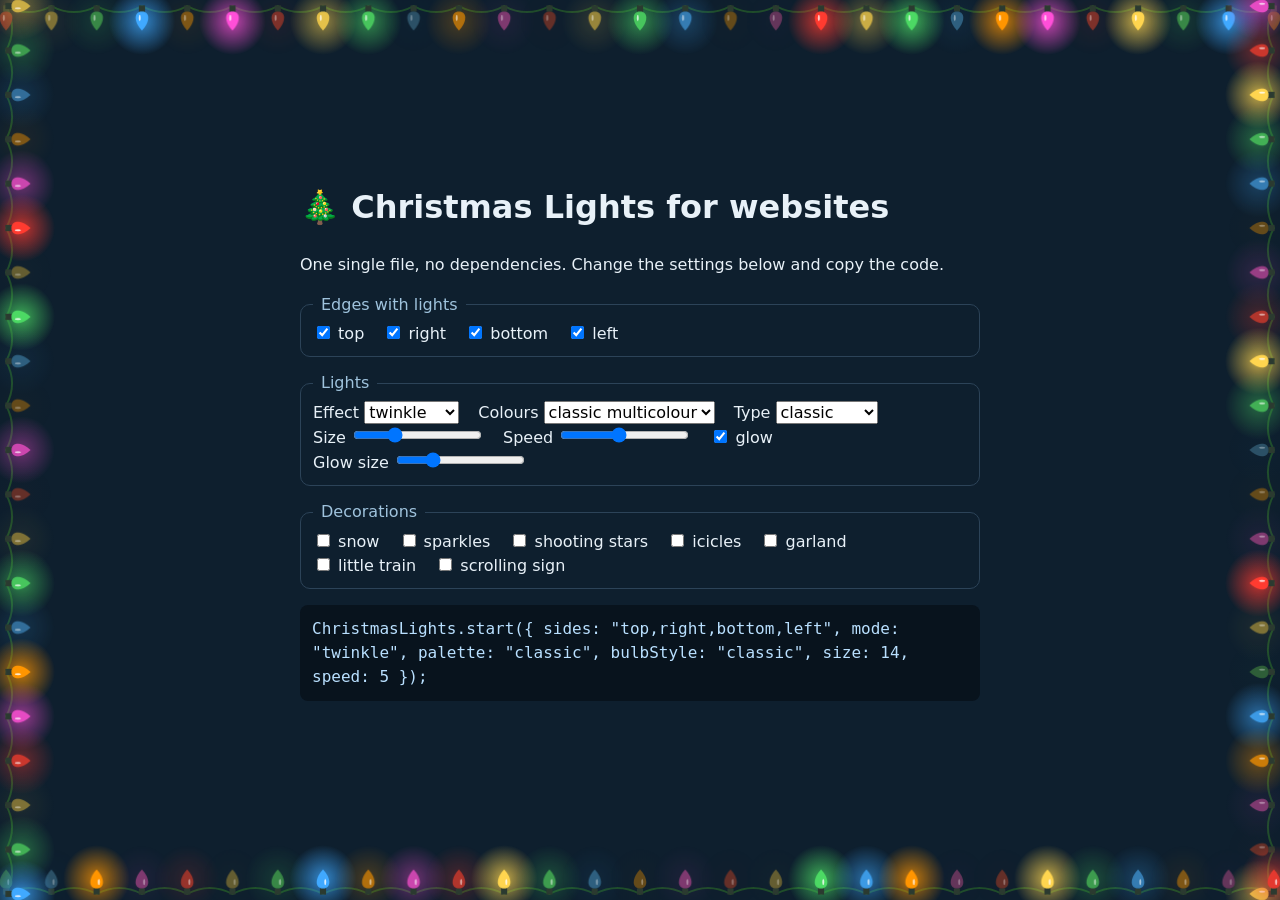
<file: javascript/demo.en.html>
<!doctype html>
<html lang="en">
<head>
<meta charset="utf-8">
<meta name="viewport" content="width=device-width, initial-scale=1">
<title>Christmas Lights for websites – demo</title>
<style>
  body { margin: 0; min-height: 100vh; font: 16px/1.5 system-ui, sans-serif; background: #0e1f2e; color: #e8f1f8;
         display: flex; align-items: center; justify-content: center; }
  main { max-width: 680px; padding: 70px 32px; }
  h1 { margin-top: 0; }
  fieldset { border: 1px solid #2c4358; border-radius: 10px; margin: 14px 0; }
  legend { padding: 0 8px; color: #9fc3dd; }
  label { margin-right: 14px; white-space: nowrap; display: inline-block; }
  pre { background: #08131d; padding: 12px; border-radius: 8px; overflow: auto; color: #b9e0ff; white-space: pre-wrap; }
  select { font: inherit; }
</style>
</head>
<body>
<main>
  <h1>🎄 Christmas Lights for websites</h1>
  <p>One single file, no dependencies. Change the settings below and copy the code.</p>

  <fieldset><legend>Edges with lights</legend>
    <label><input type="checkbox" class="side" value="top" checked> top</label>
    <label><input type="checkbox" class="side" value="right" checked> right</label>
    <label><input type="checkbox" class="side" value="bottom" checked> bottom</label>
    <label><input type="checkbox" class="side" value="left" checked> left</label>
  </fieldset>
  <fieldset><legend>Lights</legend>
    <label>Effect <select id="mode"><option value="twinkle">twinkle</option><option value="steady">steady</option><option value="alternate">alternate</option><option value="chase">chase</option><option value="wave">wave</option></select></label>
    <label>Colours <select id="palette"><option value="classic">classic multicolour</option><option value="warm">warm white</option><option value="redgreen">red / green / gold</option><option value="ice">ice blue</option><option value="pink">pink / purple</option></select></label>
    <label>Type <select id="bulbStyle"><option value="classic">classic</option><option value="led">mini LED</option><option value="ball">glass ball</option><option value="flame">flame</option><option value="star">star</option><option value="heart">heart</option><option value="icicle">icicle</option><option value="snowflake">snowflake</option><option value="mix">mix</option></select></label>
    <label>Size <input type="range" id="size" min="8" max="28" value="14"></label>
    <label>Speed <input type="range" id="speed" min="1" max="10" value="5"></label>
    <label><input type="checkbox" id="glow" checked> glow</label>
    <label>Glow size <input type="range" id="glowSize" min="0.3" max="3" step="0.1" value="1"></label>
  </fieldset>
  <fieldset><legend>Decorations</legend>
    <label><input type="checkbox" class="decor" value="snow"> snow</label>
    <label><input type="checkbox" class="decor" value="stars"> sparkles</label>
    <label><input type="checkbox" class="decor" value="shooting"> shooting stars</label>
    <label><input type="checkbox" class="decor" value="icicles"> icicles</label>
    <label><input type="checkbox" class="decor" value="garland"> garland</label>
    <label><input type="checkbox" class="decor" value="train"> little train</label>
    <label><input type="checkbox" class="decor" value="marquee"> scrolling sign</label>
  </fieldset>
  <pre id="code"></pre>
</main>

<script src="christmaslights.js"></script>
<script>
  var lights = ChristmasLights.start({ respectReducedMotion: false });
  function checked(cls) { return [].slice.call(document.querySelectorAll("." + cls + ":checked")).map(function (c) { return c.value; }).join(","); }
  function apply() {
    var o = { sides: checked("side") || "none", mode: mode.value, palette: palette.value, bulbStyle: bulbStyle.value, decor: checked("decor") || "none", size: +size.value, speed: +speed.value, glow: glow.checked, glowSize: +glowSize.value };
    lights.update(o);
    var parts = [];
    for (var k in o) if (!(k === "decor" && o[k] === "none") && !(k === "glow" && o[k]) && !(k === "glowSize" && o[k] === 1)) parts.push(k + ": " + (typeof o[k] === "string" ? '"' + o[k] + '"' : o[k]));
    code.textContent = "ChristmasLights.start({ " + parts.join(", ") + " });";
  }
  document.querySelectorAll("input,select").forEach(function (e) { e.addEventListener("input", apply); });
  apply();
</script>
</body>
</html>
</file>
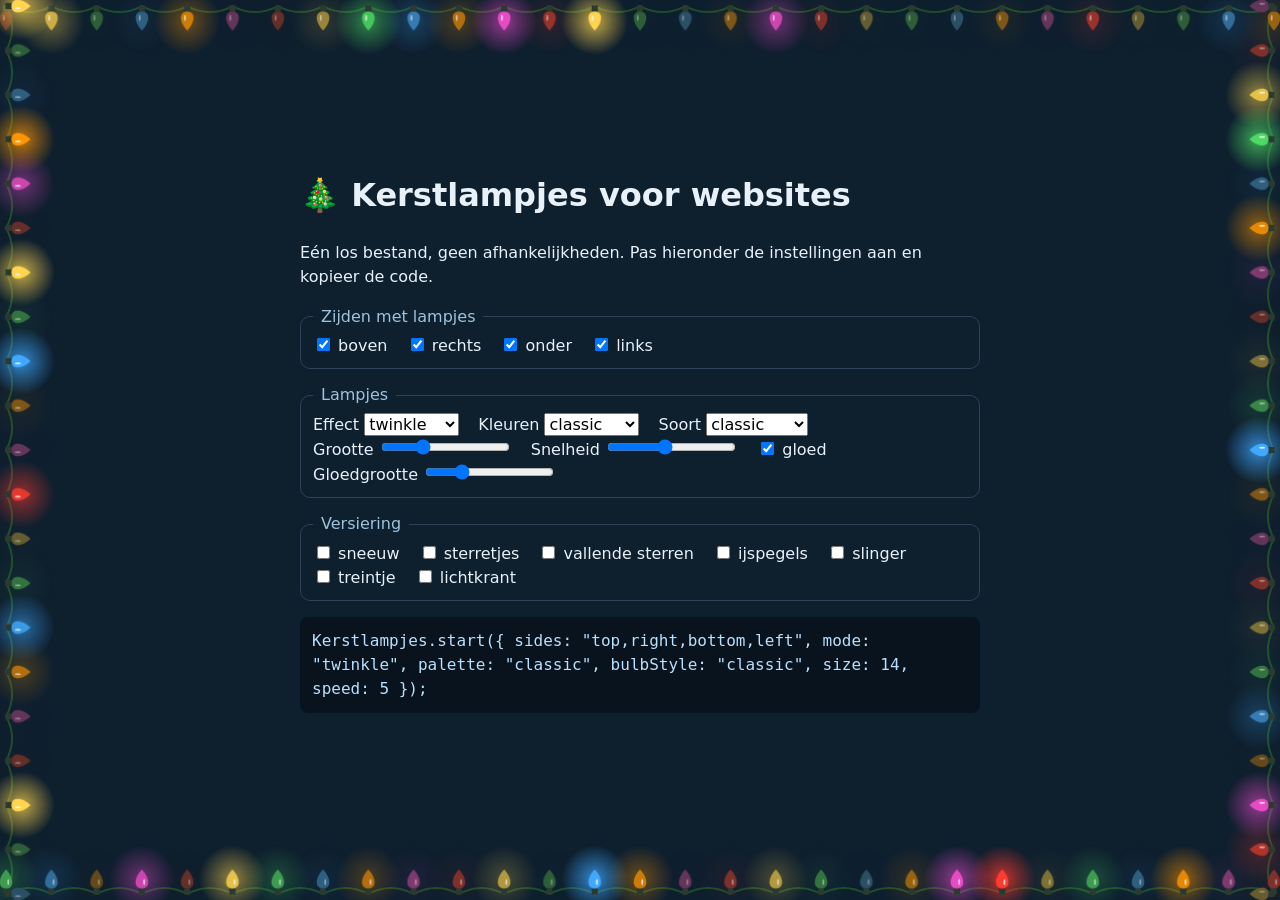
<file: javascript/demo.html>
<!doctype html>
<html lang="nl">
<head>
<meta charset="utf-8">
<meta name="viewport" content="width=device-width, initial-scale=1">
<title>Kerstlampjes voor websites – demo</title>
<style>
  body { margin: 0; min-height: 100vh; font: 16px/1.5 system-ui, sans-serif; background: #0e1f2e; color: #e8f1f8;
         display: flex; align-items: center; justify-content: center; }
  main { max-width: 680px; padding: 70px 32px; }
  h1 { margin-top: 0; }
  fieldset { border: 1px solid #2c4358; border-radius: 10px; margin: 14px 0; }
  legend { padding: 0 8px; color: #9fc3dd; }
  label { margin-right: 14px; white-space: nowrap; display: inline-block; }
  pre { background: #08131d; padding: 12px; border-radius: 8px; overflow: auto; color: #b9e0ff; white-space: pre-wrap; }
  select { font: inherit; }
</style>
</head>
<body>
<main>
  <h1>🎄 Kerstlampjes voor websites</h1>
  <p>Eén los bestand, geen afhankelijkheden. Pas hieronder de instellingen aan en kopieer de code.</p>

  <fieldset><legend>Zijden met lampjes</legend>
    <label><input type="checkbox" class="side" value="top" checked> boven</label>
    <label><input type="checkbox" class="side" value="right" checked> rechts</label>
    <label><input type="checkbox" class="side" value="bottom" checked> onder</label>
    <label><input type="checkbox" class="side" value="left" checked> links</label>
  </fieldset>
  <fieldset><legend>Lampjes</legend>
    <label>Effect <select id="mode"><option>twinkle</option><option>steady</option><option>alternate</option><option>chase</option><option>wave</option></select></label>
    <label>Kleuren <select id="palette"><option>classic</option><option>warm</option><option>redgreen</option><option>ice</option><option>pink</option></select></label>
    <label>Soort <select id="bulbStyle"><option>classic</option><option>led</option><option>ball</option><option>flame</option><option>star</option><option>heart</option><option>icicle</option><option>snowflake</option><option>mix</option></select></label>
    <label>Grootte <input type="range" id="size" min="8" max="28" value="14"></label>
    <label>Snelheid <input type="range" id="speed" min="1" max="10" value="5"></label>
    <label><input type="checkbox" id="glow" checked> gloed</label>
    <label>Gloedgrootte <input type="range" id="glowSize" min="0.3" max="3" step="0.1" value="1"></label>
  </fieldset>
  <fieldset><legend>Versiering</legend>
    <label><input type="checkbox" class="decor" value="snow"> sneeuw</label>
    <label><input type="checkbox" class="decor" value="stars"> sterretjes</label>
    <label><input type="checkbox" class="decor" value="shooting"> vallende sterren</label>
    <label><input type="checkbox" class="decor" value="icicles"> ijspegels</label>
    <label><input type="checkbox" class="decor" value="garland"> slinger</label>
    <label><input type="checkbox" class="decor" value="train"> treintje</label>
    <label><input type="checkbox" class="decor" value="marquee"> lichtkrant</label>
  </fieldset>
  <pre id="code"></pre>
</main>

<script src="kerstlampjes.js"></script>
<script>
  var lights = Kerstlampjes.start({ respectReducedMotion: false });
  function checked(cls) { return [].slice.call(document.querySelectorAll("." + cls + ":checked")).map(function (c) { return c.value; }).join(","); }
  function apply() {
    var o = { sides: checked("side") || "none", mode: mode.value, palette: palette.value, bulbStyle: bulbStyle.value, decor: checked("decor") || "none", size: +size.value, speed: +speed.value, glow: glow.checked, glowSize: +glowSize.value };
    lights.update(o);
    var parts = [];
    for (var k in o) if (!(k === "decor" && o[k] === "none") && !(k === "glow" && o[k]) && !(k === "glowSize" && o[k] === 1)) parts.push(k + ": " + (typeof o[k] === "string" ? '"' + o[k] + '"' : o[k]));
    code.textContent = "Kerstlampjes.start({ " + parts.join(", ") + " });";
  }
  document.querySelectorAll("input,select").forEach(function (e) { e.addEventListener("input", apply); });
  apply();
</script>
</body>
</html>
</file>
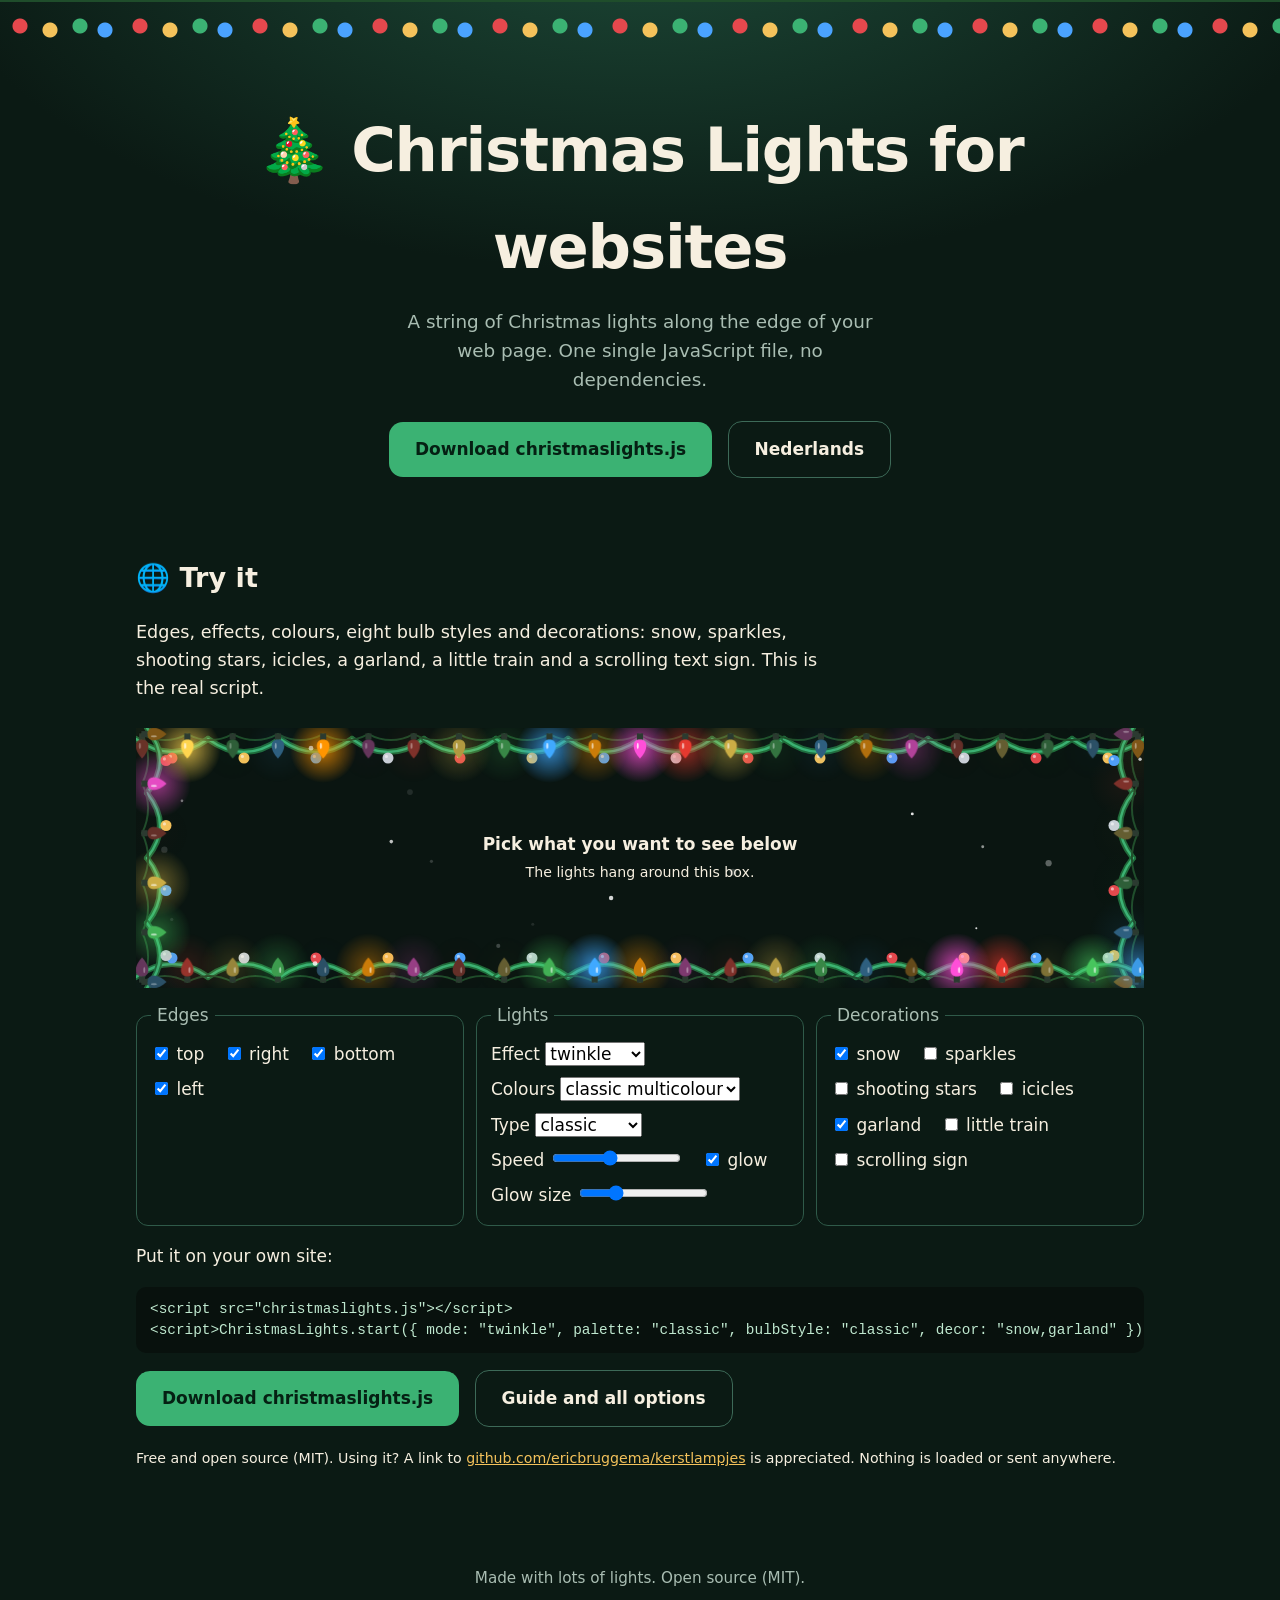
<file: website/christmas-lights.html>
<!doctype html>
<html lang="en">
<head>
  <meta charset="utf-8">
  <meta name="viewport" content="width=device-width, initial-scale=1">
  <title>Christmas Lights for websites – one JavaScript file</title>
  <meta name="description" content="A string of Christmas lights along the edge of your web page, with eight bulb styles and optional decorations. One single JavaScript file, no dependencies, MIT licence.">
  <link rel="stylesheet" href="style.css">
</head>
<body>
  <div class="garland" aria-hidden="true"></div>

  <header class="hero">
    <div class="wrap">
      <h1>🎄 Christmas Lights for websites</h1>
      <p>A string of Christmas lights along the edge of your web page. One single JavaScript file, no dependencies.</p>
      <a class="btn" href="christmaslights.js" download>Download christmaslights.js</a>
      <a class="btn secondary" href="index.html">Nederlands</a>
    </div>
  </header>

  <main class="wrap">
    <section id="javascript">
      <h2>🌐 Try it</h2>
      <p class="lead">Edges, effects, colours, eight bulb styles and decorations: snow, sparkles, shooting stars, icicles, a garland, a little train and a scrolling text sign. This is the real script.</p>
      <div id="jsstage" class="jsstage"><div><strong>Pick what you want to see below</strong><br><small>The lights hang around this box.</small></div></div>
      <div class="jspanel">
        <fieldset><legend>Edges</legend>
          <label><input type="checkbox" class="jside" value="top" checked> top</label>
          <label><input type="checkbox" class="jside" value="right" checked> right</label>
          <label><input type="checkbox" class="jside" value="bottom" checked> bottom</label>
          <label><input type="checkbox" class="jside" value="left" checked> left</label>
        </fieldset>
        <fieldset><legend>Lights</legend>
          <label>Effect <select id="jmode"><option value="twinkle">twinkle</option><option value="steady">steady</option><option value="alternate">alternate</option><option value="chase">chase</option><option value="wave">wave</option></select></label>
          <label>Colours <select id="jpalette"><option value="classic">classic multicolour</option><option value="warm">warm white</option><option value="redgreen">red / green / gold</option><option value="ice">ice blue</option><option value="pink">pink / purple</option></select></label>
          <label>Type <select id="jbulb"><option value="classic">classic</option><option value="led">mini LED</option><option value="ball">glass ball</option><option value="flame">flame</option><option value="star">star</option><option value="heart">heart</option><option value="icicle">icicle</option><option value="snowflake">snowflake</option><option value="mix">mix</option></select></label>
          <label>Speed <input type="range" id="jspeed" min="1" max="10" value="5"></label>
          <label><input type="checkbox" id="jglow" checked> glow</label>
          <label>Glow size <input type="range" id="jglowsize" min="0.3" max="3" step="0.1" value="1"></label>
        </fieldset>
        <fieldset><legend>Decorations</legend>
          <label><input type="checkbox" class="jdecor" value="snow"> snow</label>
          <label><input type="checkbox" class="jdecor" value="stars"> sparkles</label>
          <label><input type="checkbox" class="jdecor" value="shooting"> shooting stars</label>
          <label><input type="checkbox" class="jdecor" value="icicles"> icicles</label>
          <label><input type="checkbox" class="jdecor" value="garland"> garland</label>
          <label><input type="checkbox" class="jdecor" value="train"> little train</label>
          <label><input type="checkbox" class="jdecor" value="marquee"> scrolling sign</label>
        </fieldset>
      </div>
      <p>Put it on your own site:</p>
      <pre id="jscode" class="jscode"></pre>
      <p><a class="btn" href="christmaslights.js" download>Download christmaslights.js</a>
      <a class="btn secondary" href="https://github.com/ericbruggema/kerstlampjes/tree/main/javascript">Guide and all options</a></p>
      <p><small>Free and open source (MIT). Using it? A link to <a href="https://github.com/ericbruggema/kerstlampjes">github.com/ericbruggema/kerstlampjes</a> is appreciated. Nothing is loaded or sent anywhere.</small></p>
    </section>
  </main>

  <footer>
    <div class="wrap">Made with lots of lights. Open source (MIT).</div>
  </footer>

  <script src="christmaslights.js"></script>
  <script>
    (function () {
      var $ = function (id) { return document.getElementById(id); };
      var checked = function (cls) { return [].slice.call(document.querySelectorAll("." + cls + ":checked")).map(function (c) { return c.value; }).join(","); };
      var lights = ChristmasLights.create({ target: "#jsstage", sides: "all", decor: "snow,garland", respectReducedMotion: false });
      document.querySelectorAll(".jdecor").forEach(function (c) { c.checked = c.value === "snow" || c.value === "garland"; });
      function apply() {
        var o = { sides: checked("jside") || "none", mode: $("jmode").value, palette: $("jpalette").value, bulbStyle: $("jbulb").value, decor: checked("jdecor") || "none", speed: +$("jspeed").value, glow: $("jglow").checked, glowSize: +$("jglowsize").value };
        lights.update(o);
        var parts = [];
        for (var k in o) if (!(k === "decor" && o[k] === "none") && !(k === "sides" && o[k] === "top,right,bottom,left") && !(k === "speed" && o[k] === 5) && !(k === "glow" && o[k]) && !(k === "glowSize" && o[k] === 1)) parts.push(k + ": " + (typeof o[k] === "string" ? "\"" + o[k] + "\"" : o[k]));
        $("jscode").textContent = '<script src="christmaslights.js"><' + '/script>\n<script>ChristmasLights.start(' + (parts.length ? "{ " + parts.join(", ") + " }" : "") + ');<' + '/script>';
      }
      document.querySelectorAll("#javascript input, #javascript select").forEach(function (e) { e.addEventListener("input", apply); });
      if ("IntersectionObserver" in window) new IntersectionObserver(function (en) { en[0].isIntersecting ? lights.start() : lights.stop(); }).observe($("jsstage"));
      else lights.start();
      apply();
    })();
  </script>
</body>
</html>
</file>
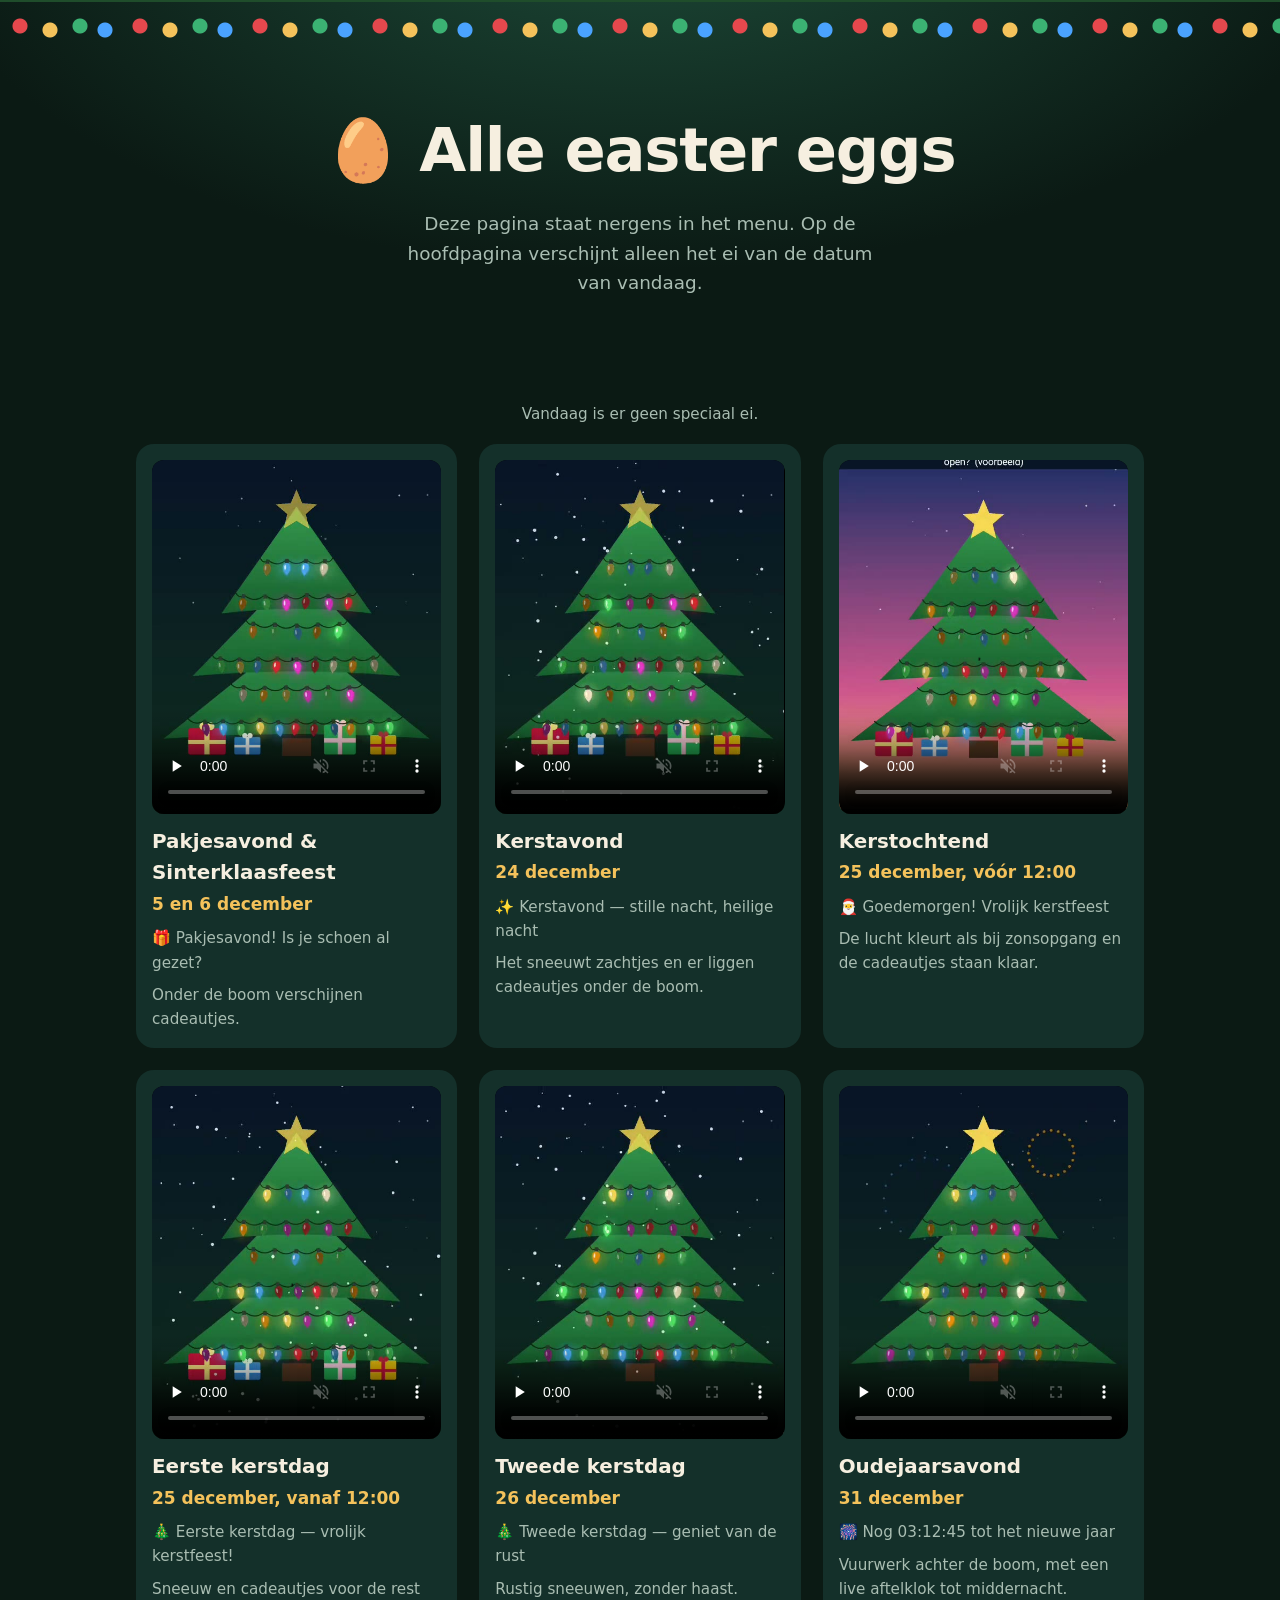
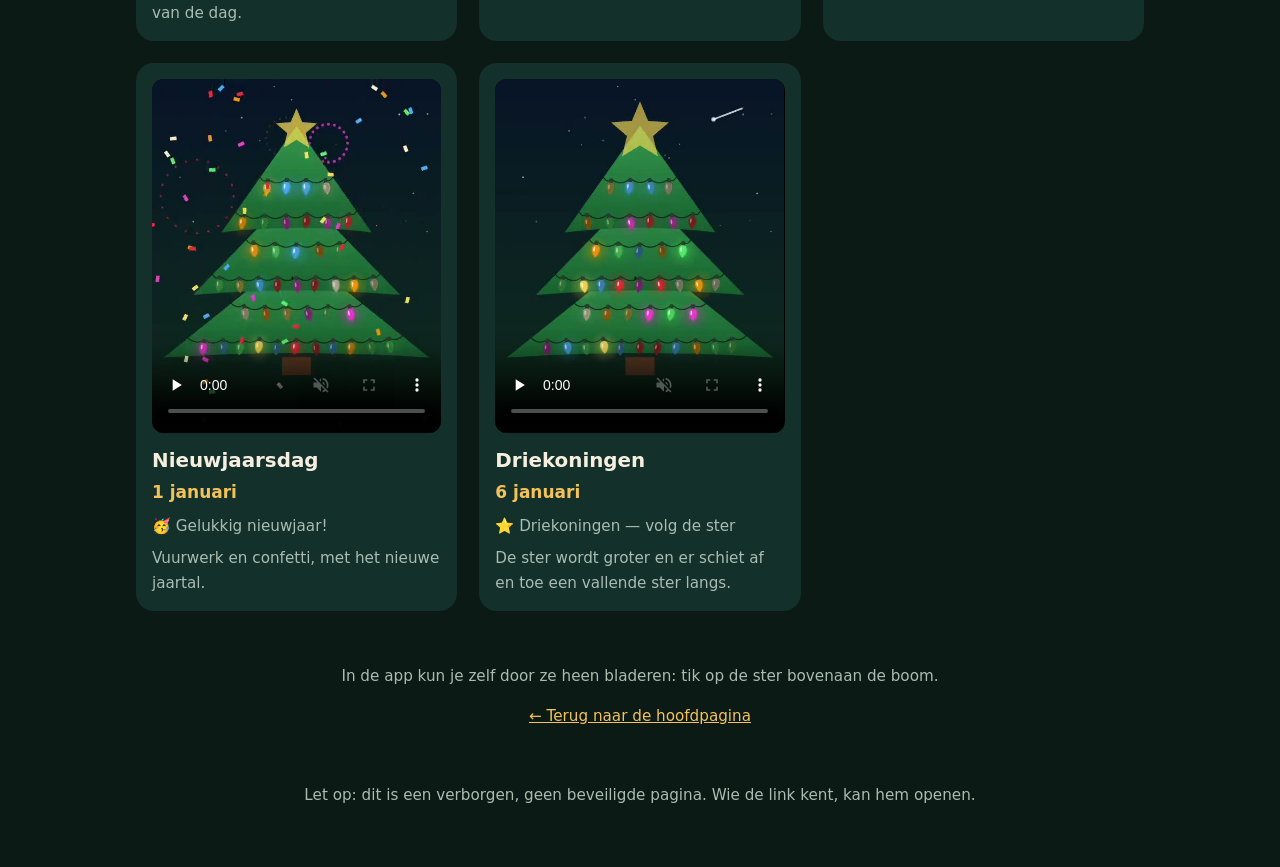
<file: website/geheim-eieren-7f3a9c.html>
<!doctype html>
<html lang="nl">
<head>
  <meta charset="utf-8">
  <meta name="viewport" content="width=device-width, initial-scale=1">
  <meta name="robots" content="noindex, nofollow">
  <title>Verborgen — alle easter eggs</title>
  <link rel="stylesheet" href="style.css">
</head>
<body>
  <div class="garland" aria-hidden="true"></div>

  <header class="hero">
    <div class="wrap">
      <h1>🥚 Alle easter eggs</h1>
      <p>Deze pagina staat nergens in het menu. Op de hoofdpagina verschijnt alleen het ei van de datum van vandaag.</p>
    </div>
  </header>

  <main class="wrap">
    <section>
      <div id="today" class="hint" style="margin-bottom:18px"></div>
      <div class="eggs" id="eggs"></div>
    </section>
    <p class="hint">In de app kun je zelf door ze heen bladeren: tik op de ster bovenaan de boom.</p>
    <p class="hint"><a href="index.html">← Terug naar de hoofdpagina</a></p>
  </main>

  <footer>
    <div class="wrap">Let op: dit is een verborgen, geen beveiligde pagina. Wie de link kent, kan hem openen.</div>
  </footer>

  <script src="eggs.js"></script>
  <script>
    (function () {
      var now = new Date();
      var cur = window.KL_eggForDate(now);
      document.getElementById("today").textContent = cur
        ? "Vandaag is het: " + cur.title + "."
        : "Vandaag is er geen speciaal ei.";
      var list = document.getElementById("eggs");
      window.KL_EGGS.forEach(function (e) {
        var el = document.createElement("article");
        el.className = "egg";
        el.innerHTML =
          '<video controls loop muted playsinline preload="none" src="media/' + e.id + '.mp4" poster="media/' + e.id + '.jpg"></video>' +
          "<h3>" + e.title + (cur && cur.id === e.id ? ' <span class="badge">vandaag</span>' : "") + "</h3>" +
          '<div class="when">' + e.when + "</div>" +
          '<p class="banner">' + e.banner + "</p>" +
          '<p class="banner">' + e.text + "</p>";
        list.appendChild(el);
      });
    })();
  </script>
</body>
</html>
</file>
<file: website/style.css>
:root {
  --bg: #0b1a14;
  --bg2: #10261d;
  --card: #14302a;
  --ink: #f6efe0;
  --muted: #a9bdb2;
  --gold: #f4c25b;
  --red: #e5484d;
  --green: #3bb273;
  --radius: 18px;
}

* { box-sizing: border-box; }

html { scroll-behavior: smooth; }

body {
  margin: 0;
  background: radial-gradient(1200px 600px at 50% -10%, #1d4a38 0%, var(--bg) 60%) fixed, var(--bg);
  color: var(--ink);
  font: 17px/1.6 system-ui, -apple-system, "Segoe UI", Roboto, sans-serif;
}

a { color: var(--gold); }

.wrap { max-width: 1040px; margin: 0 auto; padding: 0 16px; }

/* slinger bovenaan */
.garland {
  height: 46px;
  background:
    radial-gradient(circle at 20px 24px, var(--red) 0 7px, transparent 8px) 0 0 / 120px 46px repeat-x,
    radial-gradient(circle at 50px 28px, var(--gold) 0 7px, transparent 8px) 0 0 / 120px 46px repeat-x,
    radial-gradient(circle at 80px 24px, var(--green) 0 7px, transparent 8px) 0 0 / 120px 46px repeat-x,
    radial-gradient(circle at 105px 28px, #4aa3ff 0 7px, transparent 8px) 0 0 / 120px 46px repeat-x;
  border-top: 2px solid #1f4d2b;
  animation: twinkle 3.2s ease-in-out infinite;
}
@keyframes twinkle { 0%, 100% { opacity: 1; } 50% { opacity: .6; } }

header.hero { padding: 56px 0 40px; text-align: center; }
header.hero h1 { font-size: clamp(2.2rem, 7vw, 3.8rem); margin: 0 0 10px; letter-spacing: -.02em; }
header.hero p { color: var(--muted); max-width: 40ch; margin: 0 auto 26px; font-size: 1.15rem; }

.btn {
  display: inline-block;
  padding: 14px 26px;
  border-radius: 14px;
  background: var(--green);
  color: #052013;
  font-weight: 700;
  text-decoration: none;
}
.btn.secondary { background: transparent; color: var(--ink); border: 1px solid #3d6a58; margin-left: 10px; }

section { padding: 38px 0; }
section h2 { font-size: 1.7rem; margin: 0 0 18px; }

.grid { display: grid; gap: 16px; grid-template-columns: repeat(auto-fit, minmax(240px, 1fr)); }
.card { background: var(--card); border-radius: var(--radius); padding: 20px; }
.card h3 { margin: 0 0 6px; }
.card p { margin: 0; color: var(--muted); }

.showcase { display: grid; gap: 22px; grid-template-columns: 1fr; align-items: center; }
@media (min-width: 800px) { .showcase { grid-template-columns: 1fr 1fr; } }

.shot { width: 100%; border-radius: var(--radius); display: block; background: #000; }
.frame { max-width: 360px; margin: 0 auto; }

/* ei van vandaag */
#egg-today {
  display: none;
  background: linear-gradient(135deg, #3d2a0b, #1f3a2a);
  border: 1px solid var(--gold);
  border-radius: var(--radius);
  padding: 22px;
  margin: 10px 0 0;
}
#egg-today.on { display: block; }
#egg-today h2 { color: var(--gold); margin-top: 0; }
#egg-today .showcase { grid-template-columns: 1fr; }
@media (min-width: 800px) { #egg-today .showcase { grid-template-columns: 300px 1fr; } }

.hint { color: var(--muted); font-size: .95rem; text-align: center; }

footer { padding: 40px 0 60px; color: var(--muted); text-align: center; font-size: .95rem; }

/* verborgen pagina */
.eggs { display: grid; gap: 22px; grid-template-columns: repeat(auto-fill, minmax(280px, 1fr)); }
.egg { background: var(--card); border-radius: var(--radius); padding: 16px; }
.egg video { width: 100%; border-radius: 12px; background: #000; display: block; }
.egg h3 { margin: 12px 0 2px; }
.egg .when { color: var(--gold); font-weight: 600; }
.egg .banner { margin: 8px 0 0; font-size: .95rem; color: var(--muted); }
.badge { display: inline-block; font-size: .8rem; padding: 2px 10px; border-radius: 99px; background: #3b2a1d; color: var(--gold); }

/* haarden */
.hearths { grid-template-columns: repeat(auto-fill, minmax(230px, 1fr)); }
.hearths figure { margin: 0; padding: 12px; }
.hearths h3 { margin: 10px 0 0; text-align: center; font-size: 1rem; }

.hearths figure p { margin: 4px 0 0; text-align: center; font-size: .9rem; color: var(--muted); }
.credits { padding-left: 1.1em; color: var(--muted); font-size: .95rem; }
.credits li { margin: 6px 0; }

.edge-note { font-size: .85rem; opacity: .8; margin-top: .25rem; }

.lead { font-size: 1.1rem; max-width: 62ch; color: var(--ink); margin: 0 0 20px; }
h3.sub { margin: 26px 0 8px; font-size: 1.15rem; }
.steps { padding-left: 1.3rem; line-height: 1.7; }
#rand { border-bottom: 1px solid #2c4a3d; padding-bottom: 28px; margin-bottom: 36px; }


/* voorbeeld van de JavaScript-lampjes */
.jsstage { position: relative; margin: 26px 0 14px; padding: 56px 34px; min-height: 260px; border-radius: 14px; background: #0a1511; display: flex; align-items: center; justify-content: center; text-align: center; }
.jspanel { display: grid; grid-template-columns: repeat(auto-fit, minmax(260px, 1fr)); gap: 12px; }
.jspanel fieldset { border: 1px solid #2f5a49; border-radius: 12px; margin: 0; padding: 8px 14px 12px; }
.jspanel legend { color: var(--muted); padding: 0 6px; }
.jspanel label { display: inline-block; margin: 4px 14px 4px 0; white-space: nowrap; }
.jspanel select { font: inherit; max-width: 100%; }
.jscode { background: #08110d; color: #bfe8cf; padding: 12px 14px; border-radius: 10px; overflow: auto; font-size: .9rem; line-height: 1.45; }
</file>
